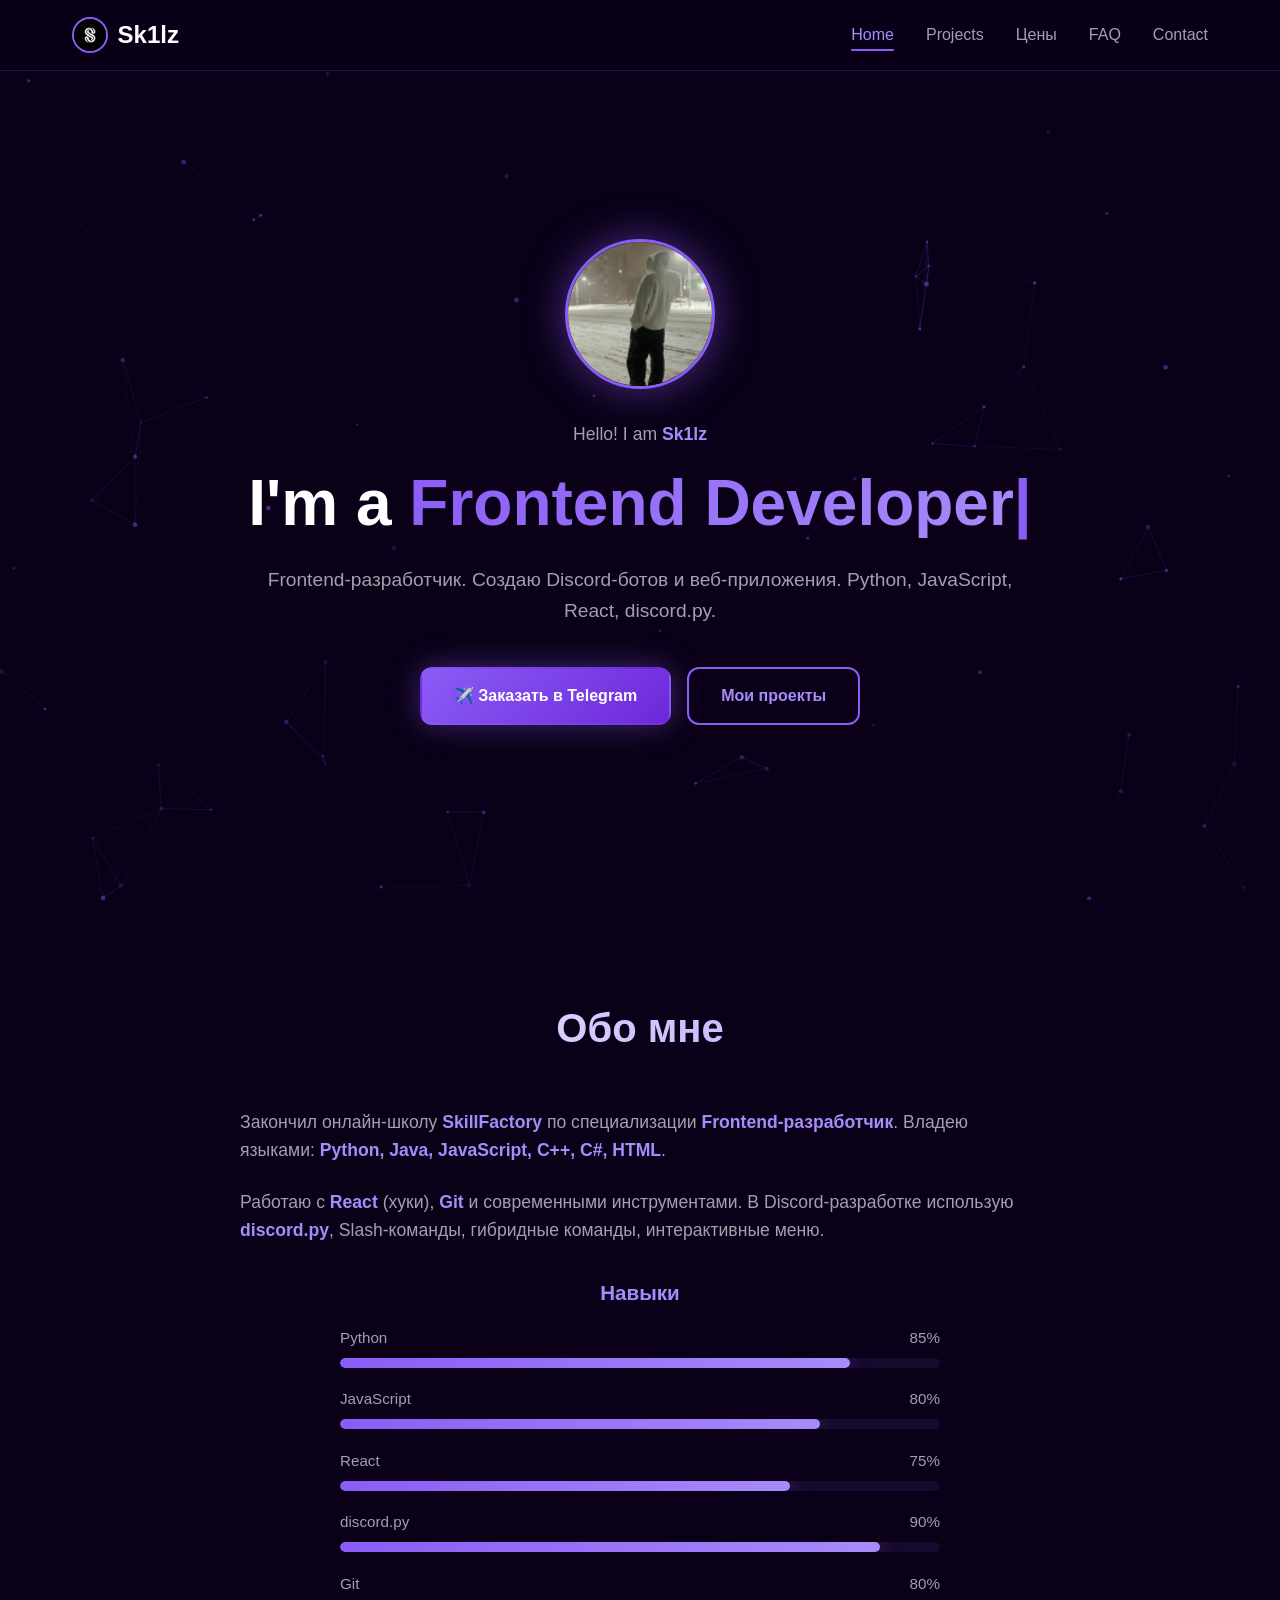
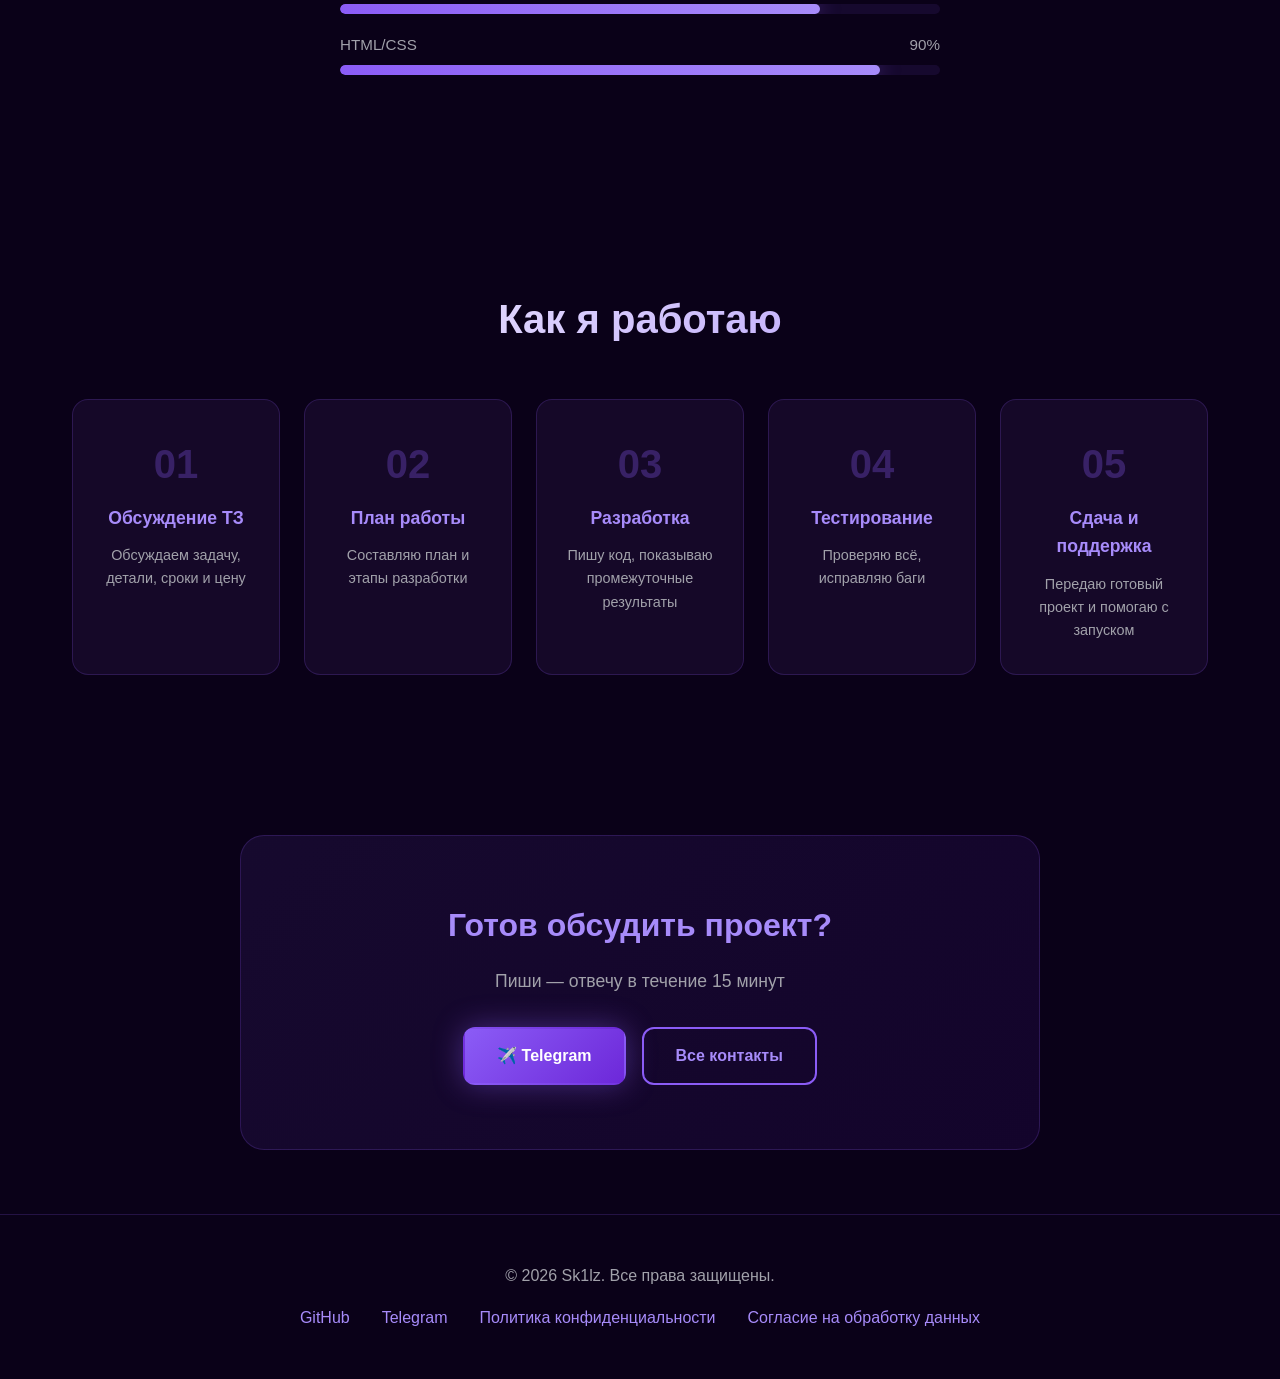
<file: index.html>
<!DOCTYPE html>
<html lang="ru">
<head>
    <meta charset="UTF-8">
    <meta name="viewport" content="width=device-width, initial-scale=1.0">
    <title>Sk1lz — Frontend Developer & Discord Bot Developer</title>
    <meta name="description" content="Sk1lz — Frontend-разработчик. Разработка Discord-ботов и сайтов на заказ.">
    <meta name="keywords" content="discord bot, разработка ботов, frontend разработчик, react">
    
    <!-- Favicon -->
    <link rel="icon" href="images/favicon.jpg">
    
    <!-- Стили -->
    <link rel="stylesheet" href="style.css">
</head>
<body>
    <canvas id="bg-canvas"></canvas>
    <body>
    <!-- НАВИГАЦИЯ -->
    <nav class="navbar">
        <div class="nav-container">
            <a href="index.html" class="logo">
                <img src="images/favicon.jpg" alt="Sk1lz" class="logo-img">
                <span class="logo-text">Sk1lz</span>
            </a>
            <ul class="nav-links">
                <li><a href="index.html" class="active">Home</a></li>
                <li><a href="projects.html">Projects</a></li>
                <li><a href="prices.html">Цены</a></li>
                <li><a href="faq.html">FAQ</a></li>
                <li><a href="contact.html">Contact</a></li>
            </ul>
        </div>
    </nav>

    <!-- HERO -->
    <section class="hero">
        <div class="hero-content">
            <div class="hero-avatar">
                <img src="images/avatar.png"     alt="Sk1lz">
            </div>
            <p class="hero-greeting">Hello! I am <span class="highlight">Sk1lz</span></p>
            <h1 class="hero-title">
                I'm a <span class="typewriter" data-text="Frontend Developer"></span><span class="cursor">|</span>
            </h1>
            <p class="hero-subtitle">
                Frontend-разработчик. Создаю Discord-ботов и веб-приложения.
                Python, JavaScript, React, discord.py.
            </p>
            <div class="hero-buttons">
                <a href="https://t.me/Sk1lzzz" class="btn btn-primary" target="_blank">
                    ✈️ Заказать в Telegram
                </a>
                <a href="projects.html" class="btn btn-secondary">Мои проекты</a>
            </div>
        </div>
    </section>

    <!-- ABOUT -->
    <section class="about">
        <h2 class="section-title">Обо мне</h2>
        <div class="about-content">
            <p>
                Закончил онлайн-школу <strong>SkillFactory</strong> по специализации
                <strong>Frontend-разработчик</strong>. Владею языками:
                <strong>Python, Java, JavaScript, C++, C#, HTML</strong>.
            </p>
            <p>
                Работаю с <strong>React</strong> (хуки), <strong>Git</strong> и современными
                инструментами. В Discord-разработке использую <strong>discord.py</strong>,
                Slash-команды, гибридные команды, интерактивные меню.
            </p>
            
            <h3 style="text-align: center; color: var(--purple-light); margin-top: 2rem; margin-bottom: 1rem;">Навыки</h3>
            <div class="skills-bars">
                <div class="skill-bar">
                    <div class="skill-header"><span>Python</span><span>85%</span></div>
                    <div class="skill-progress"><div class="skill-fill" style="width: 85%"></div></div>
                </div>
                <div class="skill-bar">
                    <div class="skill-header"><span>JavaScript</span><span>80%</span></div>
                    <div class="skill-progress"><div class="skill-fill" style="width: 80%"></div></div>
                </div>
                <div class="skill-bar">
                    <div class="skill-header"><span>React</span><span>75%</span></div>
                    <div class="skill-progress"><div class="skill-fill" style="width: 75%"></div></div>
                </div>
                <div class="skill-bar">
                    <div class="skill-header"><span>discord.py</span><span>90%</span></div>
                    <div class="skill-progress"><div class="skill-fill" style="width: 90%"></div></div>
                </div>
                <div class="skill-bar">
                    <div class="skill-header"><span>Git</span><span>80%</span></div>
                    <div class="skill-progress"><div class="skill-fill" style="width: 80%"></div></div>
                </div>
                <div class="skill-bar">
                    <div class="skill-header"><span>HTML/CSS</span><span>90%</span></div>
                    <div class="skill-progress"><div class="skill-fill" style="width: 90%"></div></div>
                </div>
            </div>
        </div>
    </section>

    <!-- ПРОЦЕСС РАБОТЫ -->
    <section class="process">
        <h2 class="section-title">Как я работаю</h2>
        <div class="process-grid">
            <div class="process-card">
                <div class="process-num">01</div>
                <h3>Обсуждение ТЗ</h3>
                <p>Обсуждаем задачу, детали, сроки и цену</p>
            </div>
            <div class="process-card">
                <div class="process-num">02</div>
                <h3>План работы</h3>
                <p>Составляю план и этапы разработки</p>
            </div>
            <div class="process-card">
                <div class="process-num">03</div>
                <h3>Разработка</h3>
                <p>Пишу код, показываю промежуточные результаты</p>
            </div>
            <div class="process-card">
                <div class="process-num">04</div>
                <h3>Тестирование</h3>
                <p>Проверяю всё, исправляю баги</p>
            </div>
            <div class="process-card">
                <div class="process-num">05</div>
                <h3>Сдача и поддержка</h3>
                <p>Передаю готовый проект и помогаю с запуском</p>
            </div>
        </div>
    </section>

    <!-- CTA -->
    <section class="cta">
        <h2>Готов обсудить проект?</h2>
        <p>Пиши — отвечу в течение 15 минут</p>
        <div class="hero-buttons">
            <a href="https://t.me/Sk1lzzz" class="btn btn-primary" target="_blank">✈️ Telegram</a>
            <a href="contact.html" class="btn btn-secondary">Все контакты</a>
        </div>
    </section>

    <!-- FOOTER -->
    <footer class="footer">
        <p>© 2026 Sk1lz. Все права защищены.</p>
        <div class="footer-links">
            <a href="https://github.com/Sk1lzit" target="_blank">GitHub</a>
            <a href="https://t.me/Sk1lzzz" target="_blank">Telegram</a>
            <a href="privacy.html">Политика конфиденциальности</a>
            <a href="terms.html">Согласие на обработку данных</a>
        </div>
    </footer>

    <script src="script.js"></script>
</body>
</html>
</file>
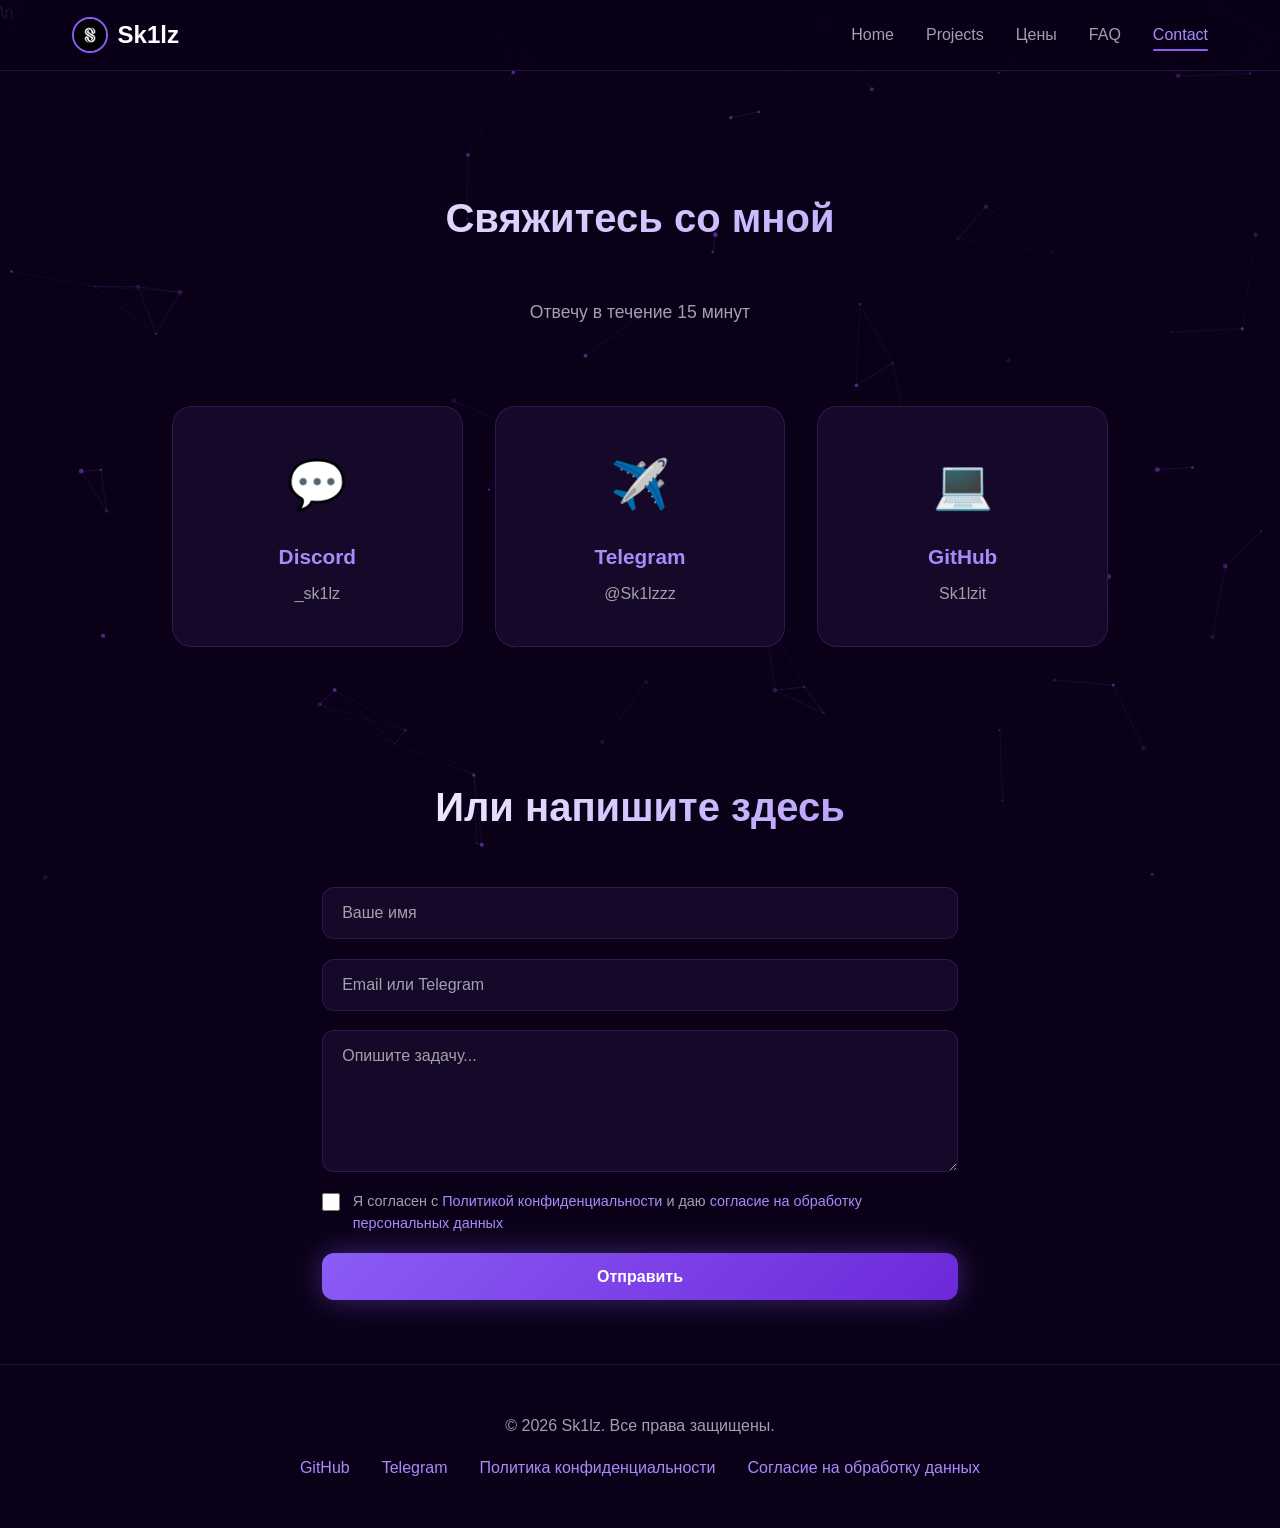
<file: contact.html>
<!DOCTYPE html>
<html lang="ru">
<head>
    <meta charset="UTF-8">
    <meta name="viewport" content="width=device-width, initial-scale=1.0">
    <title>Contact — Sk1lz</title>
    <link rel="icon" type="image/png" href="favicon.png">
    <link rel="stylesheet" href="style.css">
</head>
<body>\n <canvas id="bg-canvas"></canvas>
    <nav class="navbar">
        <div class="nav-container">
            <a href="index.html" class="logo">
                <img src="images/favicon.jpg" alt="Sk1lz" class="logo-img">
                <span class="logo-text">Sk1lz</span>
            </a>
            <ul class="nav-links">
                <li><a href="index.html">Home</a></li>
                <li><a href="projects.html">Projects</a></li>
                <li><a href="prices.html">Цены</a></li>
                <li><a href="faq.html">FAQ</a></li>
                <li><a href="contact.html" class="active">Contact</a></li>
            </ul>
        </div>
    </nav>

    <section class="page-header">
        <h1 class="section-title">Свяжитесь со мной</h1>
        <p>Отвечу в течение 15 минут</p>
    </section>

    <section class="contacts">
        <a href="https://discord.com/users/670944110630273024" class="contact-card" target="_blank">
            <div class="contact-icon">💬</div>
            <h3>Discord</h3>
            <p class="contact-value">_sk1lz</p>
        </a>
        <a href="https://t.me/Sk1lzzz" class="contact-card" target="_blank">
            <div class="contact-icon">✈️</div>
            <h3>Telegram</h3>
            <p class="contact-value">@Sk1lzzz</p>
        </a>
        <a href="https://github.com/Sk1lzit" class="contact-card" target="_blank">
            <div class="contact-icon">💻</div>
            <h3>GitHub</h3>
            <p class="contact-value">Sk1lzit</p>
        </a>
    </section>

    <!-- ФОРМА -->
    <section class="form-section">
        <h2 class="section-title">Или напишите здесь</h2>
        <form action="https://formspree.io/f/ВАШ_ID" method="POST" class="contact-form">
    <input type="text" name="name" placeholder="Ваше имя" required>
    <input type="email" name="email" placeholder="Email или Telegram" required>
    <textarea name="message" placeholder="Опишите задачу..." rows="6" required></textarea>
    
    <!-- Галочка согласия -->
    <label class="checkbox-label">
        <input type="checkbox" name="consent" required>
        <span>
            Я согласен с 
            <a href="privacy.html" target="_blank">Политикой конфиденциальности</a> 
            и даю 
            <a href="terms.html" target="_blank">согласие на обработку персональных данных</a>
        </span>
    </label>
    
    <button type="submit" class="btn btn-primary">Отправить</button>
    </form>
    </section>

    <footer class="footer">
        <p>© 2026 Sk1lz. Все права защищены.</p>
        <div class="footer-links">
            <a href="https://github.com/Sk1lzit" target="_blank">GitHub</a>
            <a href="https://t.me/Sk1lzzz" target="_blank">Telegram</a>
            <a href="privacy.html">Политика конфиденциальности</a>
            <a href="terms.html">Согласие на обработку данных</a>
        </div>
    </footer>

    <script src="script.js"></script>
</body>
</html>
</file>
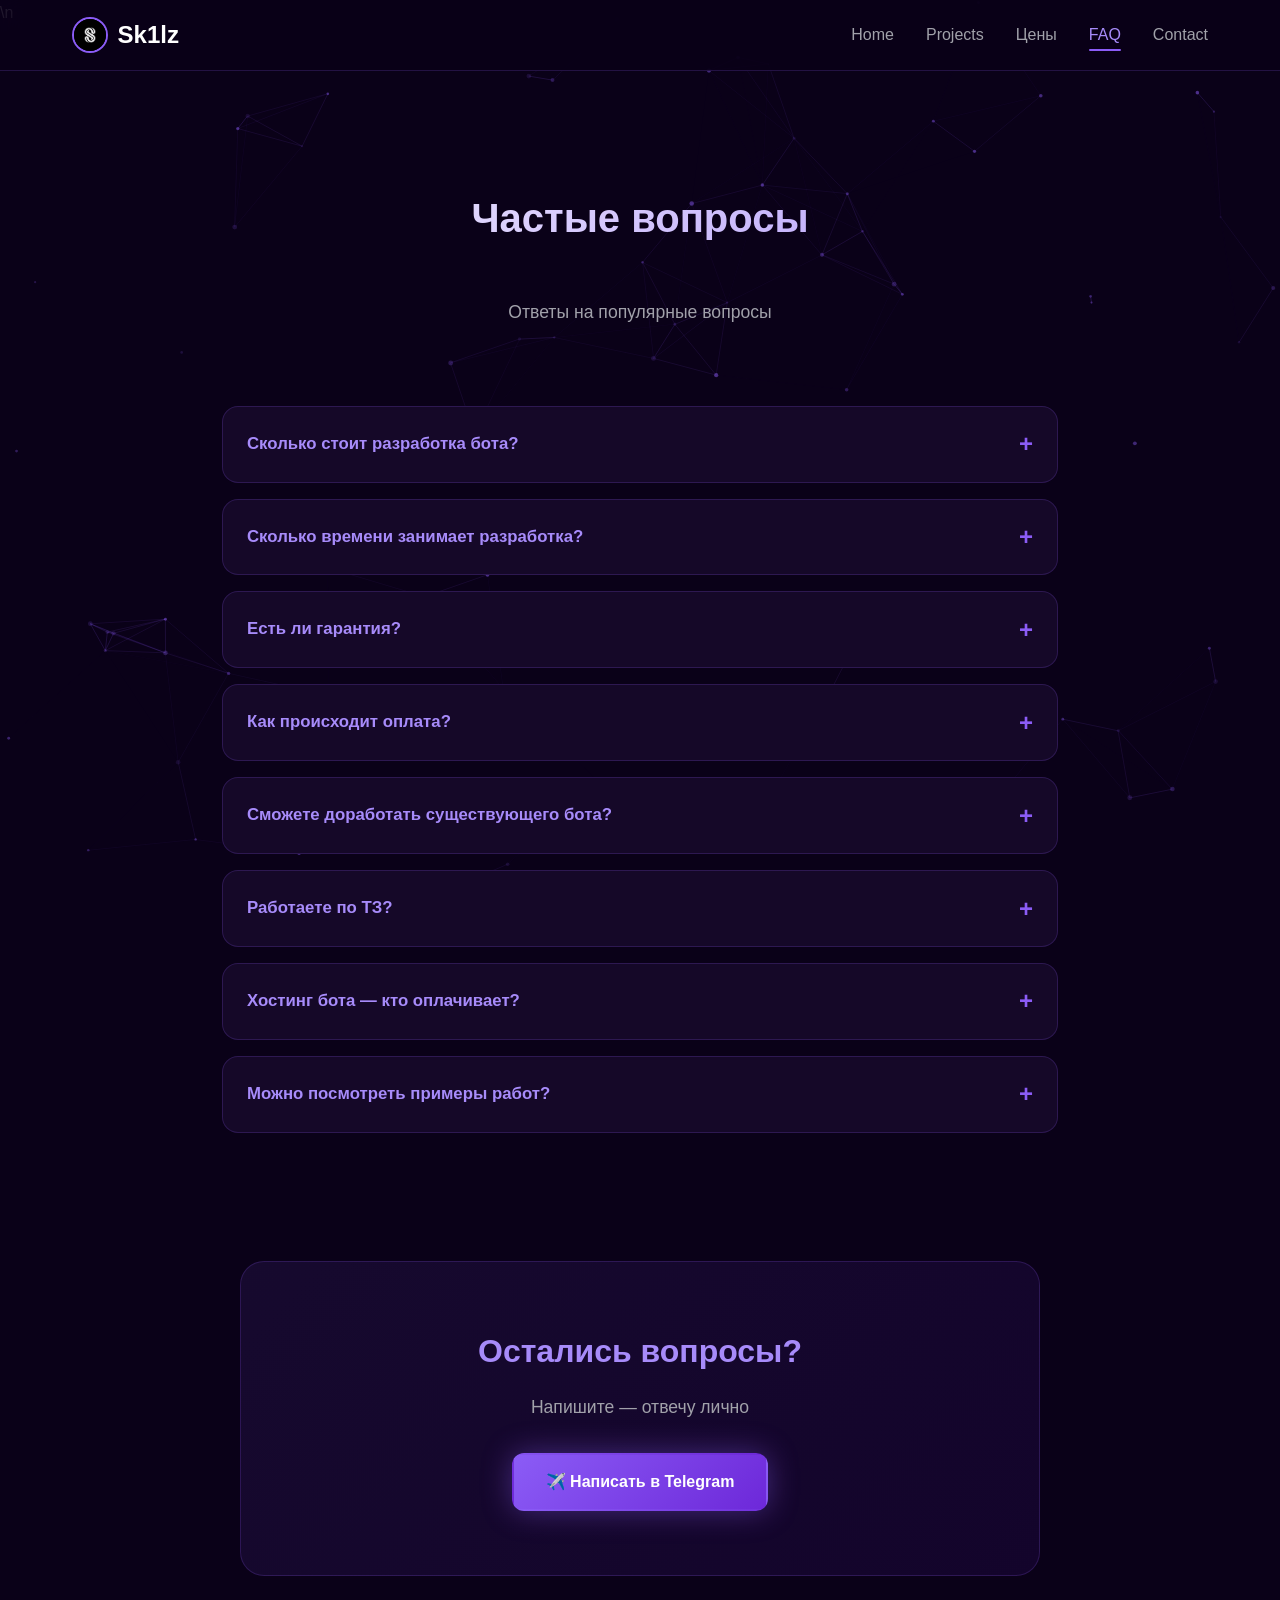
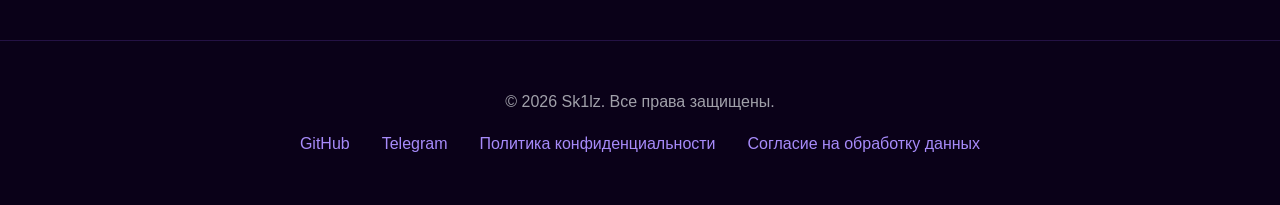
<file: faq.html>
<!DOCTYPE html>
<html lang="ru">
<head>
    <meta charset="UTF-8">
    <meta name="viewport" content="width=device-width, initial-scale=1.0">
    <title>FAQ — Sk1lz</title>
    <link rel="icon" type="image/png" href="favicon.png">
    <link rel="stylesheet" href="style.css">
</head>
<body>\n <canvas id="bg-canvas"></canvas>
    <nav class="navbar">
        <div class="nav-container">
            <a href="index.html" class="logo">
                <img src="images/favicon.jpg" alt="Sk1lz" class="logo-img">
                <span class="logo-text">Sk1lz</span>
            </a>
            <ul class="nav-links">
                <li><a href="index.html">Home</a></li>
                <li><a href="projects.html">Projects</a></li>
                <li><a href="prices.html">Цены</a></li>
                <li><a href="faq.html" class="active">FAQ</a></li>
                <li><a href="contact.html">Contact</a></li>
            </ul>
        </div>
    </nav>

    <section class="page-header">
        <h1 class="section-title">Частые вопросы</h1>
        <p>Ответы на популярные вопросы</p>
    </section>

    <section class="faq">
        <details class="faq-item">
            <summary>Сколько стоит разработка бота?</summary>
            <p>Зависит от сложности. Простые команды — от 3 500 ₽, полноценный бот с модерацией, тикетами и нейросетью — от 9 000 ₽. Полный прайс — на странице <a href="prices.html">Цены</a>.</p>
        </details>

        <details class="faq-item">
            <summary>Сколько времени занимает разработка?</summary>
            <p>От 1 до 14 дней в зависимости от сложности. Простые задачи — за 1-2 дня, полноценный бот — до 2 недель. Точные сроки обсуждаем после ТЗ.</p>
        </details>

        <details class="faq-item">
            <summary>Есть ли гарантия?</summary>
            <p>Да. Даю гарантию на код: если что-то сломалось по моей вине — исправлю бесплатно. Также оказываю техподдержку после сдачи проекта.</p>
        </details>

        <details class="faq-item">
            <summary>Как происходит оплата?</summary>
            <p>Возможна поэтапная оплата: 50% предоплата — 50% после сдачи. Или полная оплата после готовности. Обсуждаем индивидуально.</p>
        </details>

        <details class="faq-item">
            <summary>Сможете доработать существующего бота?</summary>
            <p>Да, если код доступен и понятен. Сначала посмотрю проект, скажу что можно улучшить и сколько это будет стоить.</p>
        </details>

        <details class="faq-item">
            <summary>Работаете по ТЗ?</summary>
            <p>Да, работаю по техническому заданию. Если ТЗ нет — помогу составить: обсудим детали и я предложу структуру.</p>
        </details>

        <details class="faq-item">
            <summary>Хостинг бота — кто оплачивает?</summary>
            <p>Обычно заказчик. Могу подсказать, где дешевле (Railway, VPS). Настройка — на мне.</p>
        </details>

        <details class="faq-item">
            <summary>Можно посмотреть примеры работ?</summary>
            <p>Да, на странице <a href="projects.html">My Projects</a>. Там мой бот Avatari, портфолио-сайт и презентация структуры сервера.</p>
        </details>
    </section>

    <section class="cta">
        <h2>Остались вопросы?</h2>
        <p>Напишите — отвечу лично</p>
        <a href="https://t.me/Sk1lzzz" class="btn btn-primary" target="_blank">✈️ Написать в Telegram</a>
    </section>

    <footer class="footer">
        <p>© 2026 Sk1lz. Все права защищены.</p>
        <div class="footer-links">
            <a href="https://github.com/Sk1lzit" target="_blank">GitHub</a>
            <a href="https://t.me/Sk1lzzz" target="_blank">Telegram</a>
            <a href="privacy.html">Политика конфиденциальности</a>
            <a href="terms.html">Согласие на обработку данных</a>
        </div>
    </footer>

    <script src="script.js"></script>
</body>
</html>
</file>
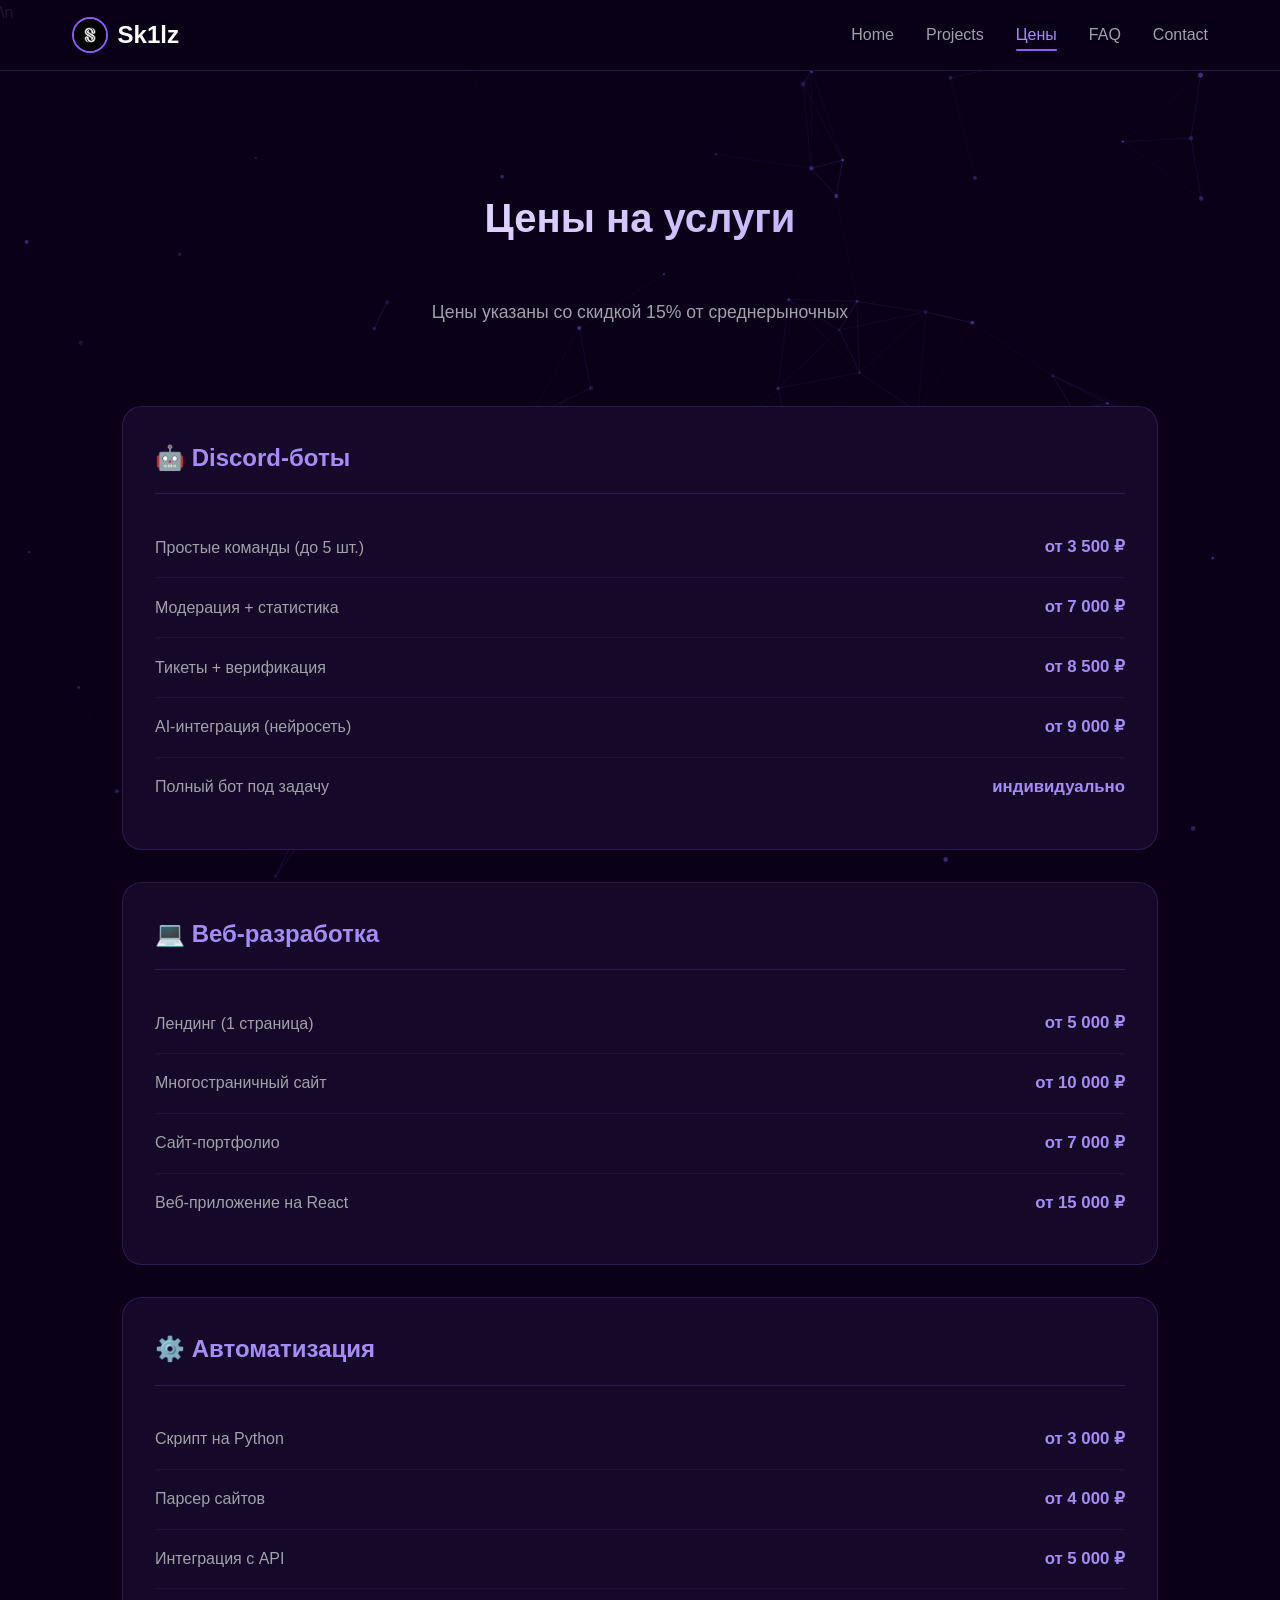
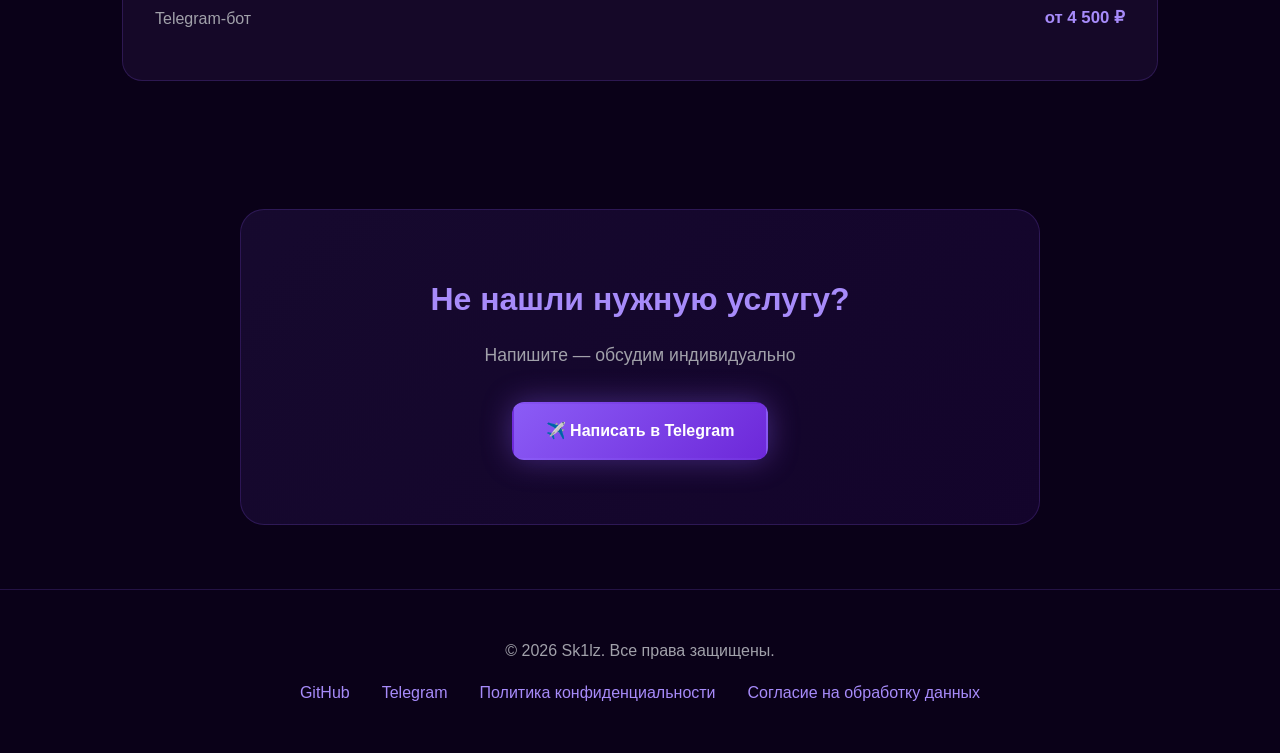
<file: prices.html>
<!DOCTYPE html>
<html lang="ru">
<head>
    <meta charset="UTF-8">
    <meta name="viewport" content="width=device-width, initial-scale=1.0">
    <title>Цены — Sk1lz</title>
    <link rel="icon" type="image/png" href="favicon.png">
    <link rel="stylesheet" href="style.css">
</head>
<body>\n <canvas id="bg-canvas"></canvas>
    <nav class="navbar">
        <div class="nav-container">
            <a href="index.html" class="logo">
                <img src="images/favicon.jpg" alt="Sk1lz" class="logo-img">
                <span class="logo-text">Sk1lz</span>
            </a>
            <ul class="nav-links">
                <li><a href="index.html">Home</a></li>
                <li><a href="projects.html">Projects</a></li>
                <li><a href="prices.html" class="active">Цены</a></li>
                <li><a href="faq.html">FAQ</a></li>
                <li><a href="contact.html">Contact</a></li>
            </ul>
        </div>
    </nav>

    <section class="page-header">
        <h1 class="section-title">Цены на услуги</h1>
        <p>Цены указаны со скидкой 15% от среднерыночных</p>
    </section>

    <section class="prices">
        <div class="price-card">
            <h2>🤖 Discord-боты</h2>
            <ul class="price-list">
                <li>
                    <span>Простые команды (до 5 шт.)</span>
                    <span class="price">от 3 500 ₽</span>
                </li>
                <li>
                    <span>Модерация + статистика</span>
                    <span class="price">от 7 000 ₽</span>
                </li>
                <li>
                    <span>Тикеты + верификация</span>
                    <span class="price">от 8 500 ₽</span>
                </li>
                <li>
                    <span>AI-интеграция (нейросеть)</span>
                    <span class="price">от 9 000 ₽</span>
                </li>
                <li>
                    <span>Полный бот под задачу</span>
                    <span class="price">индивидуально</span>
                </li>
            </ul>
        </div>

        <div class="price-card">
            <h2>💻 Веб-разработка</h2>
            <ul class="price-list">
                <li>
                    <span>Лендинг (1 страница)</span>
                    <span class="price">от 5 000 ₽</span>
                </li>
                <li>
                    <span>Многостраничный сайт</span>
                    <span class="price">от 10 000 ₽</span>
                </li>
                <li>
                    <span>Сайт-портфолио</span>
                    <span class="price">от 7 000 ₽</span>
                </li>
                <li>
                    <span>Веб-приложение на React</span>
                    <span class="price">от 15 000 ₽</span>
                </li>
            </ul>
        </div>

        <div class="price-card">
            <h2>⚙️ Автоматизация</h2>
            <ul class="price-list">
                <li>
                    <span>Скрипт на Python</span>
                    <span class="price">от 3 000 ₽</span>
                </li>
                <li>
                    <span>Парсер сайтов</span>
                    <span class="price">от 4 000 ₽</span>
                </li>
                <li>
                    <span>Интеграция с API</span>
                    <span class="price">от 5 000 ₽</span>
                </li>
                <li>
                    <span>Telegram-бот</span>
                    <span class="price">от 4 500 ₽</span>
                </li>
            </ul>
        </div>
    </section>

    <section class="cta">
        <h2>Не нашли нужную услугу?</h2>
        <p>Напишите — обсудим индивидуально</p>
        <a href="https://t.me/Sk1lzzz" class="btn btn-primary" target="_blank">✈️ Написать в Telegram</a>
    </section>

    <footer class="footer">
        <p>© 2026 Sk1lz. Все права защищены.</p>
        <div class="footer-links">
            <a href="https://github.com/Sk1lzit" target="_blank">GitHub</a>
            <a href="https://t.me/Sk1lzzz" target="_blank">Telegram</a>
            <a href="privacy.html">Политика конфиденциальности</a>
            <a href="terms.html">Согласие на обработку данных</a>
        </div>
    </footer>

    <script src="script.js"></script>
</body>
</html>
</file>
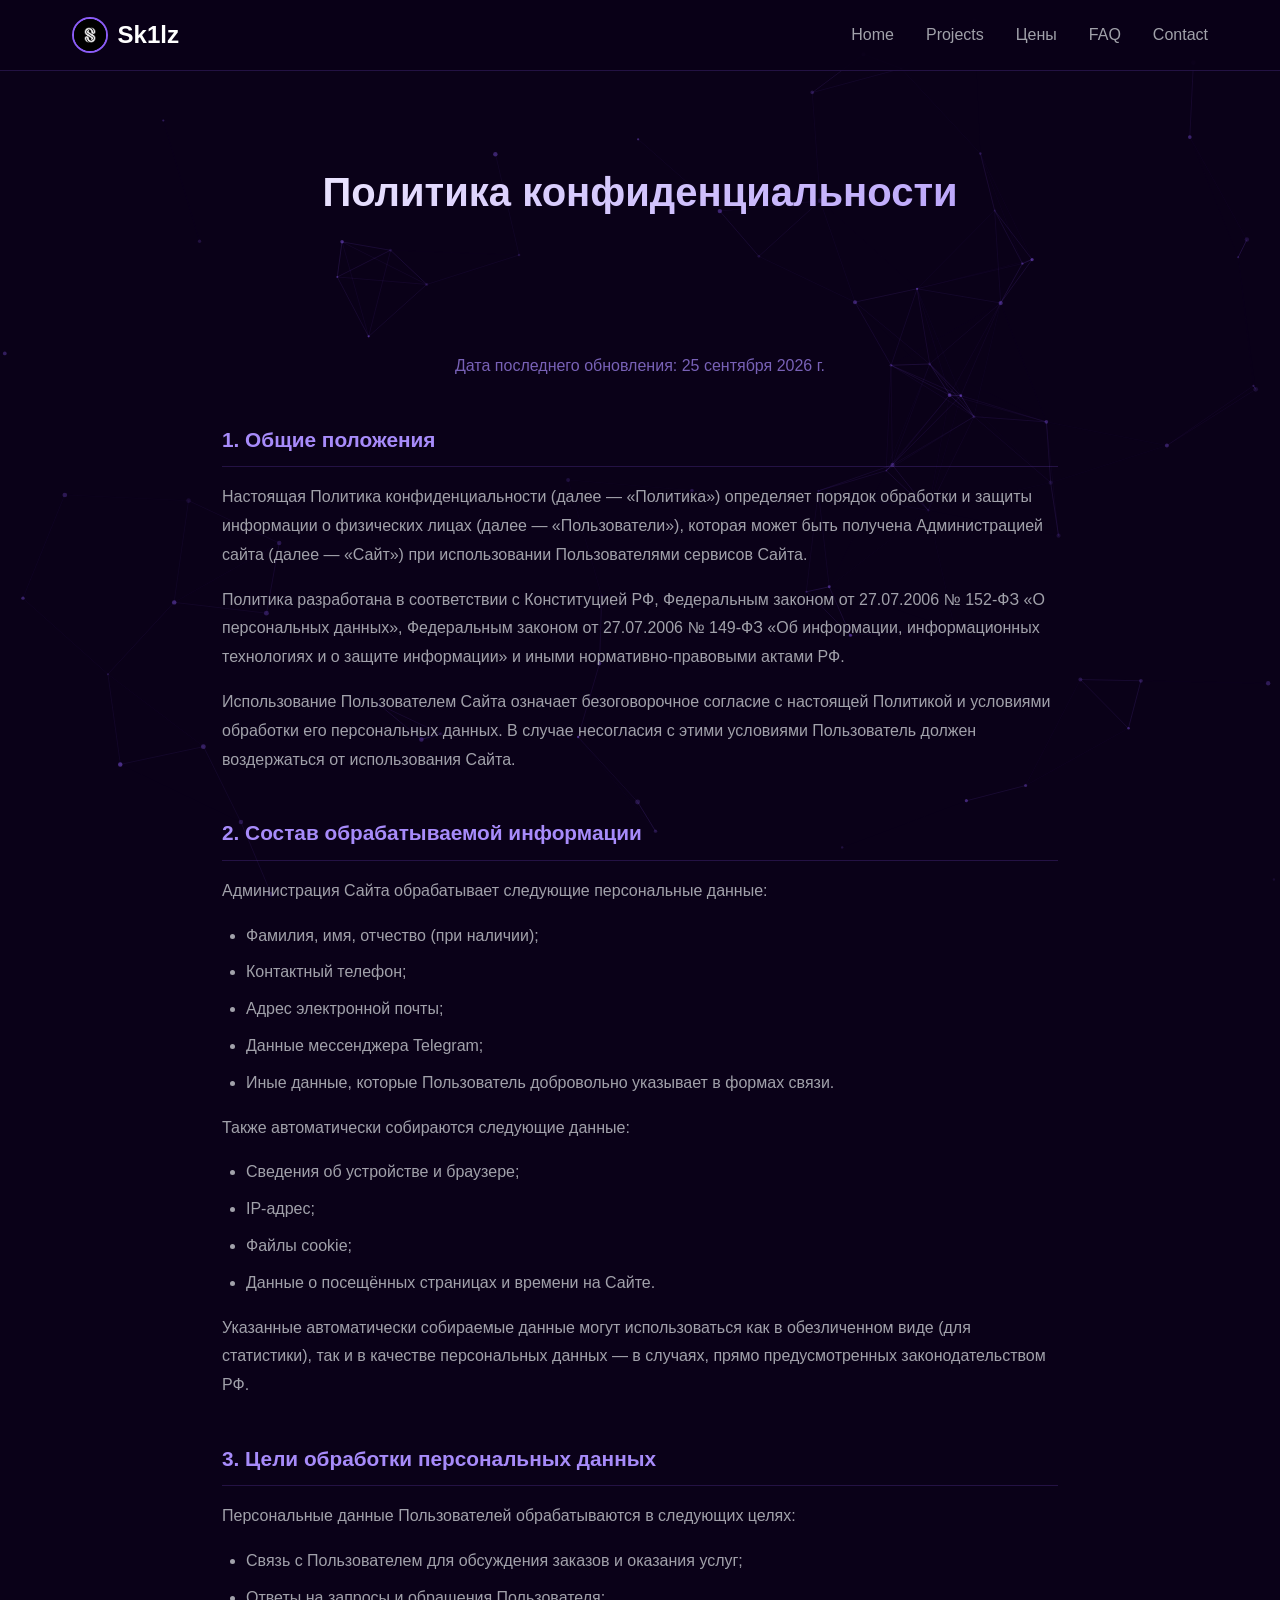
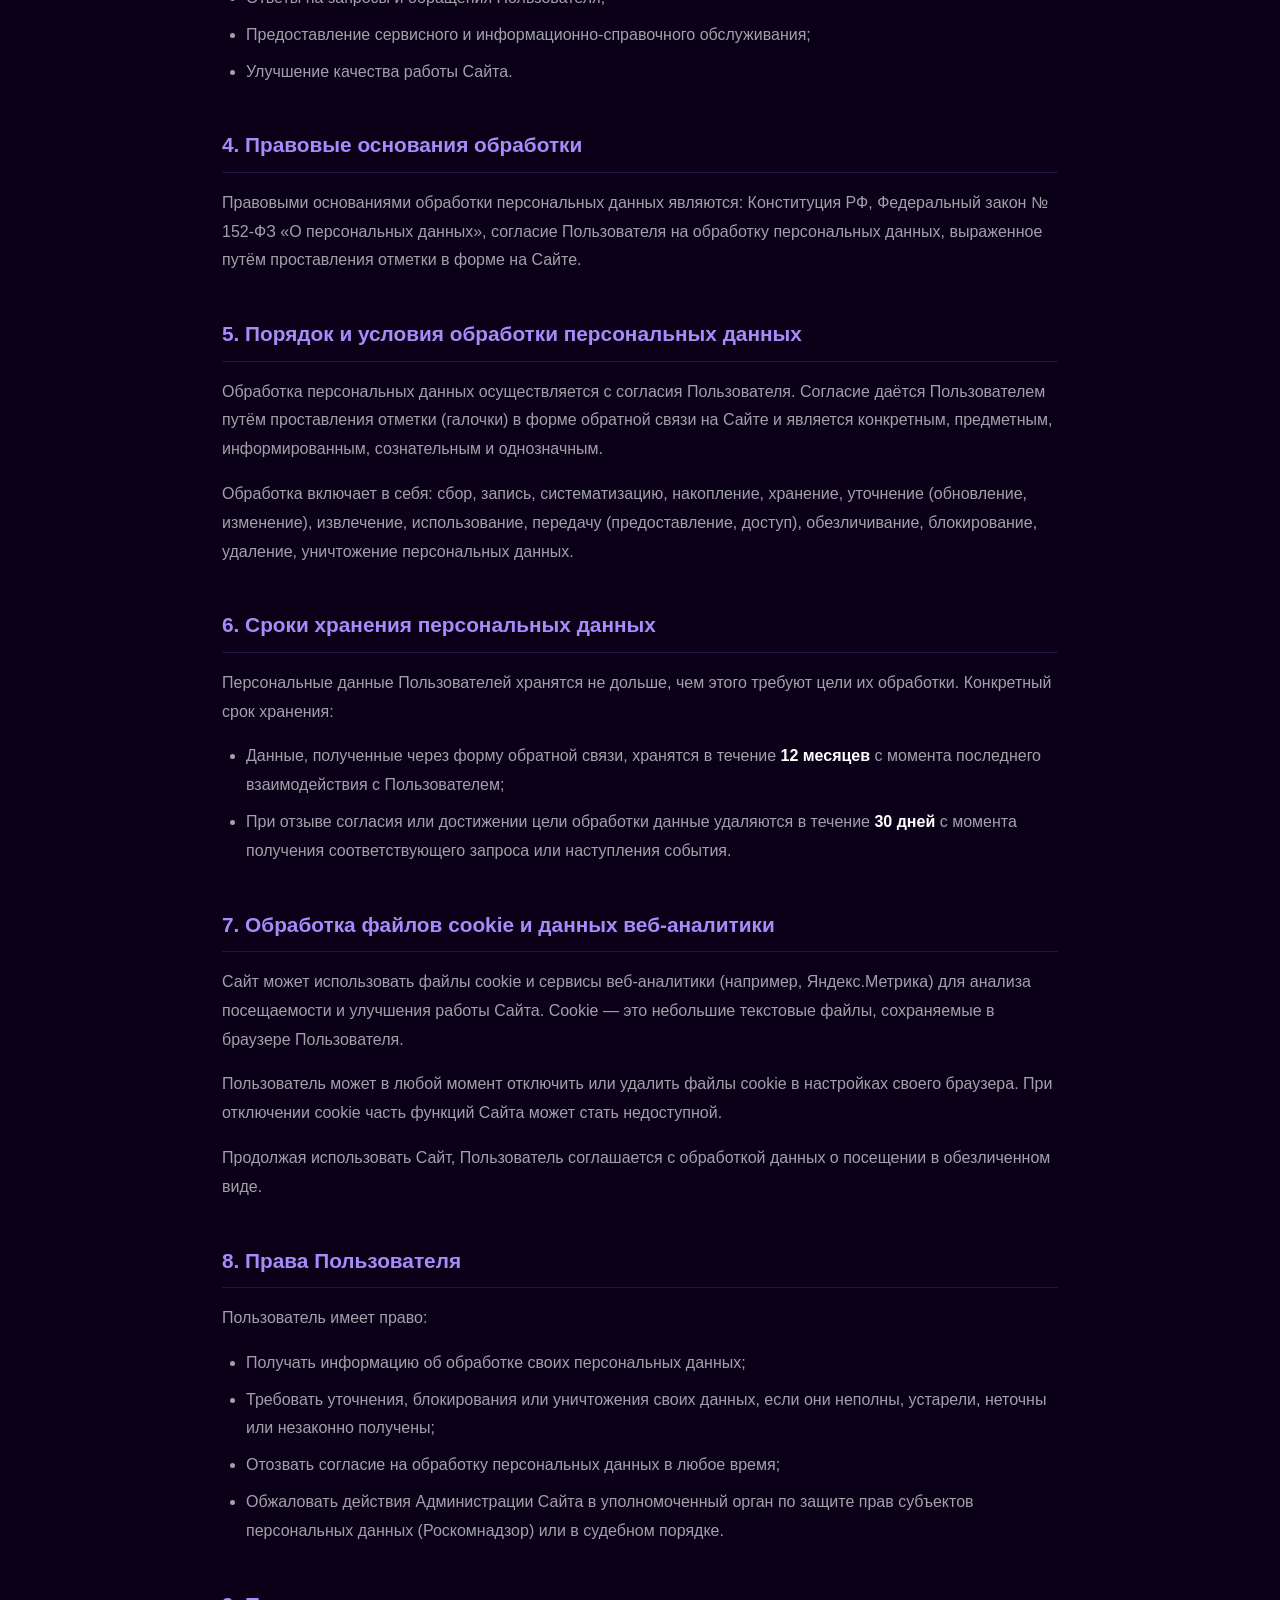
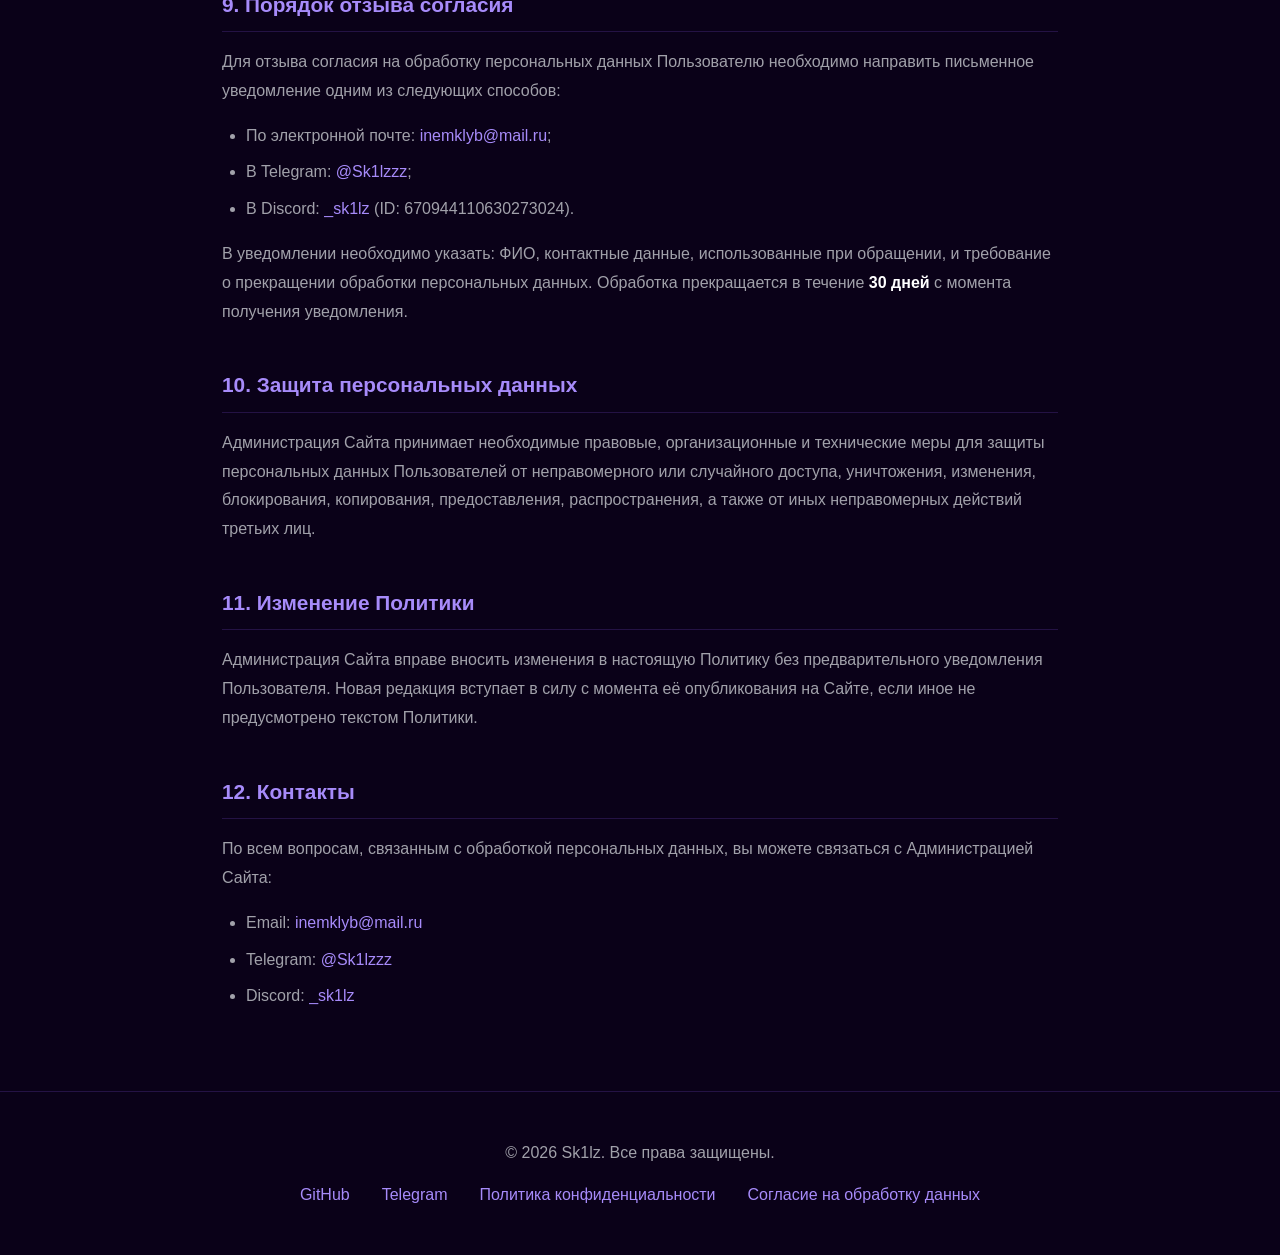
<file: privacy.html>
<!DOCTYPE html>
<html lang="ru">
<head>
    <meta charset="UTF-8">
    <meta name="viewport" content="width=device-width, initial-scale=1.0">
    <title>Политика конфиденциальности — Sk1lz</title>
    <link rel="icon" type="image/png" href="images/favicon.jpg">
    <link rel="stylesheet" href="style.css">
</head>
<body>
    <canvas id="bg-canvas"></canvas>
    <nav class="navbar">
        <div class="nav-container">
            <a href="index.html" class="logo">
                <img src="images/favicon.jpg" alt="Sk1lz" class="logo-img">
                <span class="logo-text">Sk1lz</span>
            </a>
            <ul class="nav-links">
                <li><a href="index.html">Home</a></li>
                <li><a href="projects.html">Projects</a></li>
                <li><a href="prices.html">Цены</a></li>
                <li><a href="faq.html">FAQ</a></li>
                <li><a href="contact.html">Contact</a></li>
            </ul>
        </div>
    </nav>

    <section class="page-header">
        <h1 class="section-title">Политика конфиденциальности</h1>
    </section>

    <section class="legal-content">
        <p class="legal-date">Дата последнего обновления: 25 сентября 2026 г.</p>

        <h2>1. Общие положения</h2>
        <p>
            Настоящая Политика конфиденциальности (далее — «Политика») определяет порядок обработки
            и защиты информации о физических лицах (далее — «Пользователи»), которая может быть
            получена Администрацией сайта (далее — «Сайт») при использовании Пользователями сервисов Сайта.
        </p>
        <p>
            Политика разработана в соответствии с Конституцией РФ, Федеральным законом от 27.07.2006
            № 152-ФЗ «О персональных данных», Федеральным законом от 27.07.2006 № 149-ФЗ «Об информации,
            информационных технологиях и о защите информации» и иными нормативно-правовыми актами РФ.
        </p>
        <p>
            Использование Пользователем Сайта означает безоговорочное согласие с настоящей Политикой
            и условиями обработки его персональных данных. В случае несогласия с этими условиями
            Пользователь должен воздержаться от использования Сайта.
        </p>

        <h2>2. Состав обрабатываемой информации</h2>
        <p>Администрация Сайта обрабатывает следующие персональные данные:</p>
        <ul>
            <li>Фамилия, имя, отчество (при наличии);</li>
            <li>Контактный телефон;</li>
            <li>Адрес электронной почты;</li>
            <li>Данные мессенджера Telegram;</li>
            <li>Иные данные, которые Пользователь добровольно указывает в формах связи.</li>
        </ul>
        <p>Также автоматически собираются следующие данные:</p>
        <ul>
            <li>Сведения об устройстве и браузере;</li>
            <li>IP-адрес;</li>
            <li>Файлы cookie;</li>
            <li>Данные о посещённых страницах и времени на Сайте.</li>
        </ul>
        <p>
            Указанные автоматически собираемые данные могут использоваться как в обезличенном виде
            (для статистики), так и в качестве персональных данных — в случаях, прямо предусмотренных
            законодательством РФ.
        </p>

        <h2>3. Цели обработки персональных данных</h2>
        <p>Персональные данные Пользователей обрабатываются в следующих целях:</p>
        <ul>
            <li>Связь с Пользователем для обсуждения заказов и оказания услуг;</li>
            <li>Ответы на запросы и обращения Пользователя;</li>
            <li>Предоставление сервисного и информационно-справочного обслуживания;</li>
            <li>Улучшение качества работы Сайта.</li>
        </ul>

        <h2>4. Правовые основания обработки</h2>
        <p>
            Правовыми основаниями обработки персональных данных являются: Конституция РФ, Федеральный
            закон № 152-ФЗ «О персональных данных», согласие Пользователя на обработку персональных
            данных, выраженное путём проставления отметки в форме на Сайте.
        </p>

        <h2>5. Порядок и условия обработки персональных данных</h2>
        <p>
            Обработка персональных данных осуществляется с согласия Пользователя. Согласие даётся
            Пользователем путём проставления отметки (галочки) в форме обратной связи на Сайте и
            является конкретным, предметным, информированным, сознательным и однозначным.
        </p>
        <p>
            Обработка включает в себя: сбор, запись, систематизацию, накопление, хранение, уточнение
            (обновление, изменение), извлечение, использование, передачу (предоставление, доступ),
            обезличивание, блокирование, удаление, уничтожение персональных данных.
        </p>

        <h2>6. Сроки хранения персональных данных</h2>
        <p>
            Персональные данные Пользователей хранятся не дольше, чем этого требуют цели их обработки.
            Конкретный срок хранения:
        </p>
        <ul>
            <li>Данные, полученные через форму обратной связи, хранятся в течение <strong>12 месяцев</strong>
                с момента последнего взаимодействия с Пользователем;</li>
            <li>При отзыве согласия или достижении цели обработки данные удаляются в течение
                <strong>30 дней</strong> с момента получения соответствующего запроса или наступления события.</li>
        </ul>

        <h2>7. Обработка файлов cookie и данных веб-аналитики</h2>
        <p>
            Сайт может использовать файлы cookie и сервисы веб-аналитики (например, Яндекс.Метрика)
            для анализа посещаемости и улучшения работы Сайта. Cookie — это небольшие текстовые файлы,
            сохраняемые в браузере Пользователя.
        </p>
        <p>
            Пользователь может в любой момент отключить или удалить файлы cookie в настройках своего
            браузера. При отключении cookie часть функций Сайта может стать недоступной.
        </p>
        <p>
            Продолжая использовать Сайт, Пользователь соглашается с обработкой данных о посещении
            в обезличенном виде.
        </p>

        <h2>8. Права Пользователя</h2>
        <p>Пользователь имеет право:</p>
        <ul>
            <li>Получать информацию об обработке своих персональных данных;</li>
            <li>Требовать уточнения, блокирования или уничтожения своих данных, если они неполны,
                устарели, неточны или незаконно получены;</li>
            <li>Отозвать согласие на обработку персональных данных в любое время;</li>
            <li>Обжаловать действия Администрации Сайта в уполномоченный орган по защите прав
                субъектов персональных данных (Роскомнадзор) или в судебном порядке.</li>
        </ul>

        <h2>9. Порядок отзыва согласия</h2>
        <p>
            Для отзыва согласия на обработку персональных данных Пользователю необходимо направить
            письменное уведомление одним из следующих способов:
        </p>
        <ul>
            <li>По электронной почте: <a href="mailto:inemklyb@mail.ru">inemklyb@mail.ru</a>;</li>
            <li>В Telegram: <a href="https://t.me/Sk1lzzz" target="_blank">@Sk1lzzz</a>;</li>
            <li>В Discord: <a href="https://discord.com/users/670944110630273024" target="_blank">_sk1lz</a> (ID: 670944110630273024).</li>
        </ul>
        <p>
            В уведомлении необходимо указать: ФИО, контактные данные, использованные при обращении,
            и требование о прекращении обработки персональных данных. Обработка прекращается
            в течение <strong>30 дней</strong> с момента получения уведомления.
        </p>

        <h2>10. Защита персональных данных</h2>
        <p>
            Администрация Сайта принимает необходимые правовые, организационные и технические меры
            для защиты персональных данных Пользователей от неправомерного или случайного доступа,
            уничтожения, изменения, блокирования, копирования, предоставления, распространения, а
            также от иных неправомерных действий третьих лиц.
        </p>

        <h2>11. Изменение Политики</h2>
        <p>
            Администрация Сайта вправе вносить изменения в настоящую Политику без предварительного
            уведомления Пользователя. Новая редакция вступает в силу с момента её опубликования на
            Сайте, если иное не предусмотрено текстом Политики.
        </p>

        <h2>12. Контакты</h2>
        <p>
            По всем вопросам, связанным с обработкой персональных данных, вы можете связаться с
            Администрацией Сайта:
        </p>
        <ul>
            <li>Email: <a href="mailto:inemklyb@mail.ru">inemklyb@mail.ru</a></li>
            <li>Telegram: <a href="https://t.me/Sk1lzzz" target="_blank">@Sk1lzzz</a></li>
            <li>Discord: <a href="https://discord.com/users/670944110630273024" target="_blank">_sk1lz</a></li>
        </ul>
    </section>

    <footer class="footer">
        <p>© 2026 Sk1lz. Все права защищены.</p>
        <div class="footer-links">
            <a href="https://github.com/Sk1lzit" target="_blank">GitHub</a>
            <a href="https://t.me/Sk1lzzz" target="_blank">Telegram</a>
            <a href="privacy.html">Политика конфиденциальности</a>
            <a href="terms.html">Согласие на обработку данных</a>
        </div>
    </footer>

    <script src="script.js"></script>
</body>
</html>
</file>
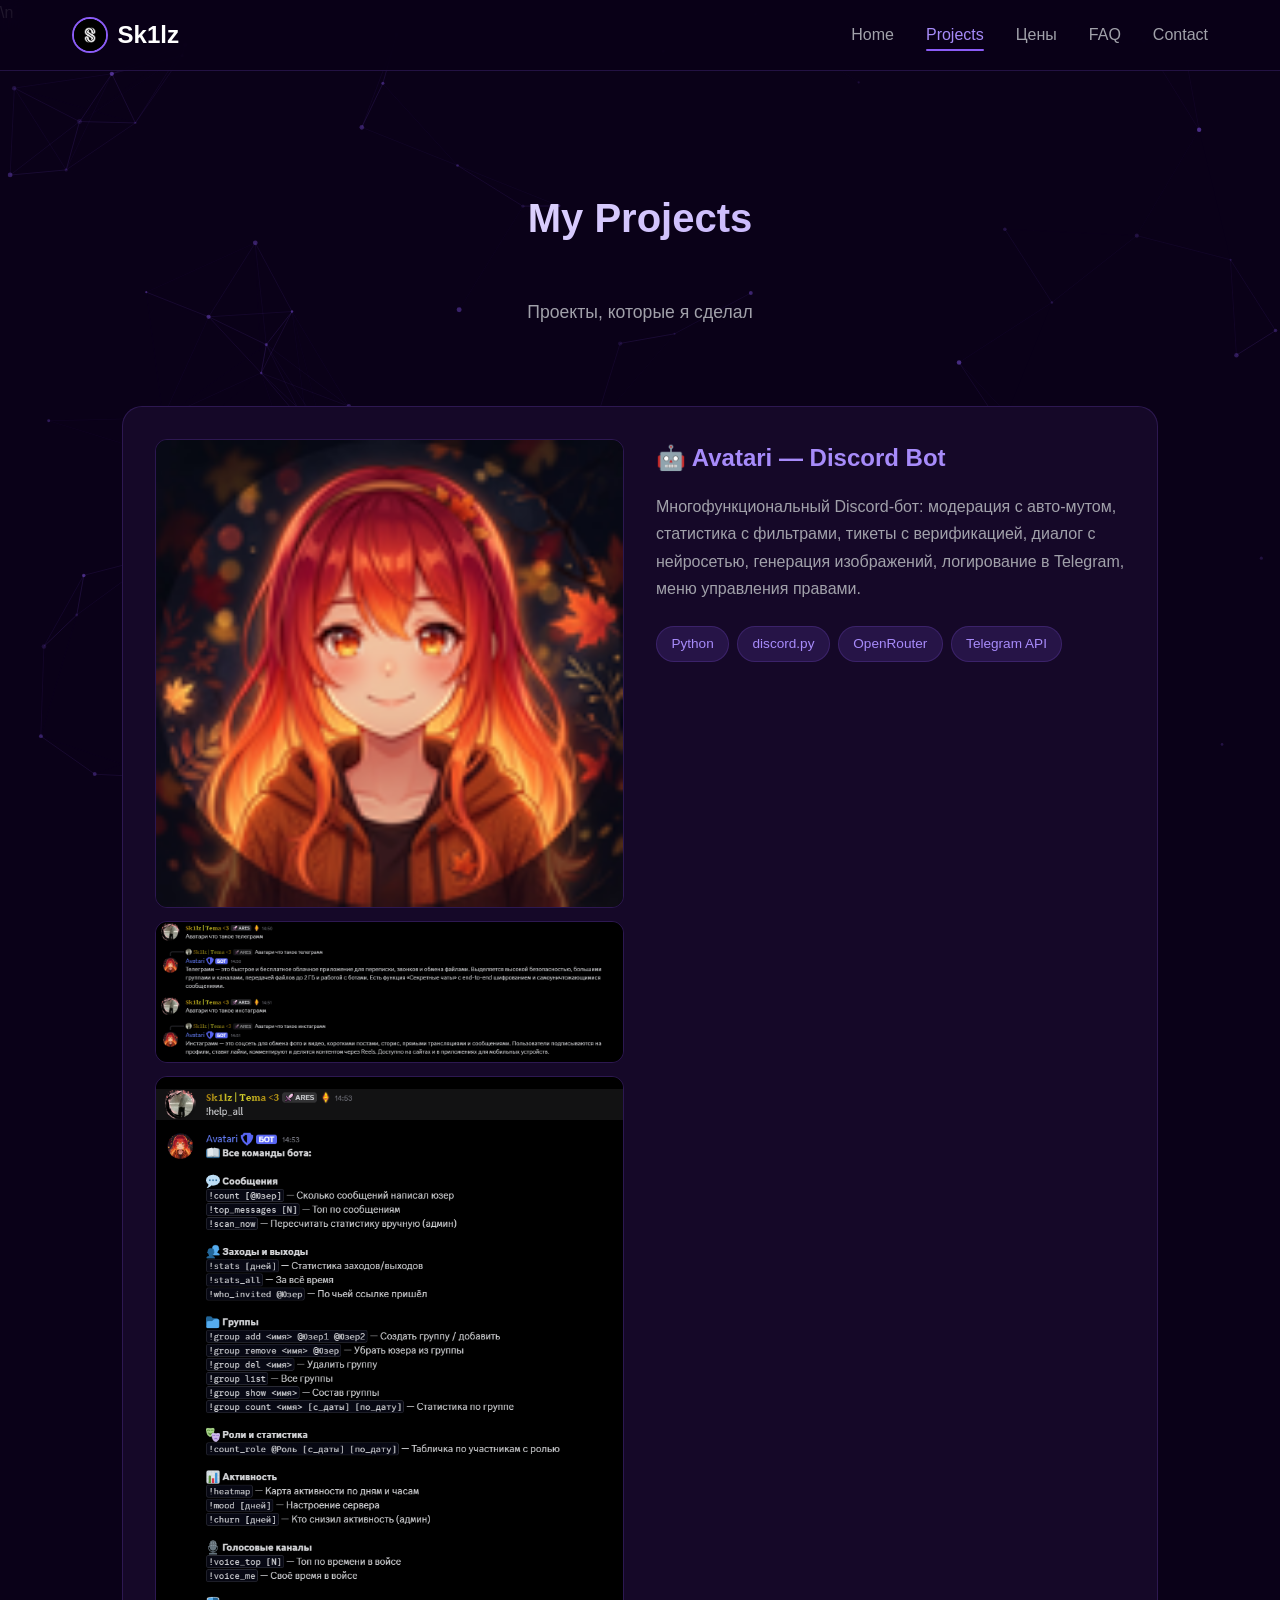
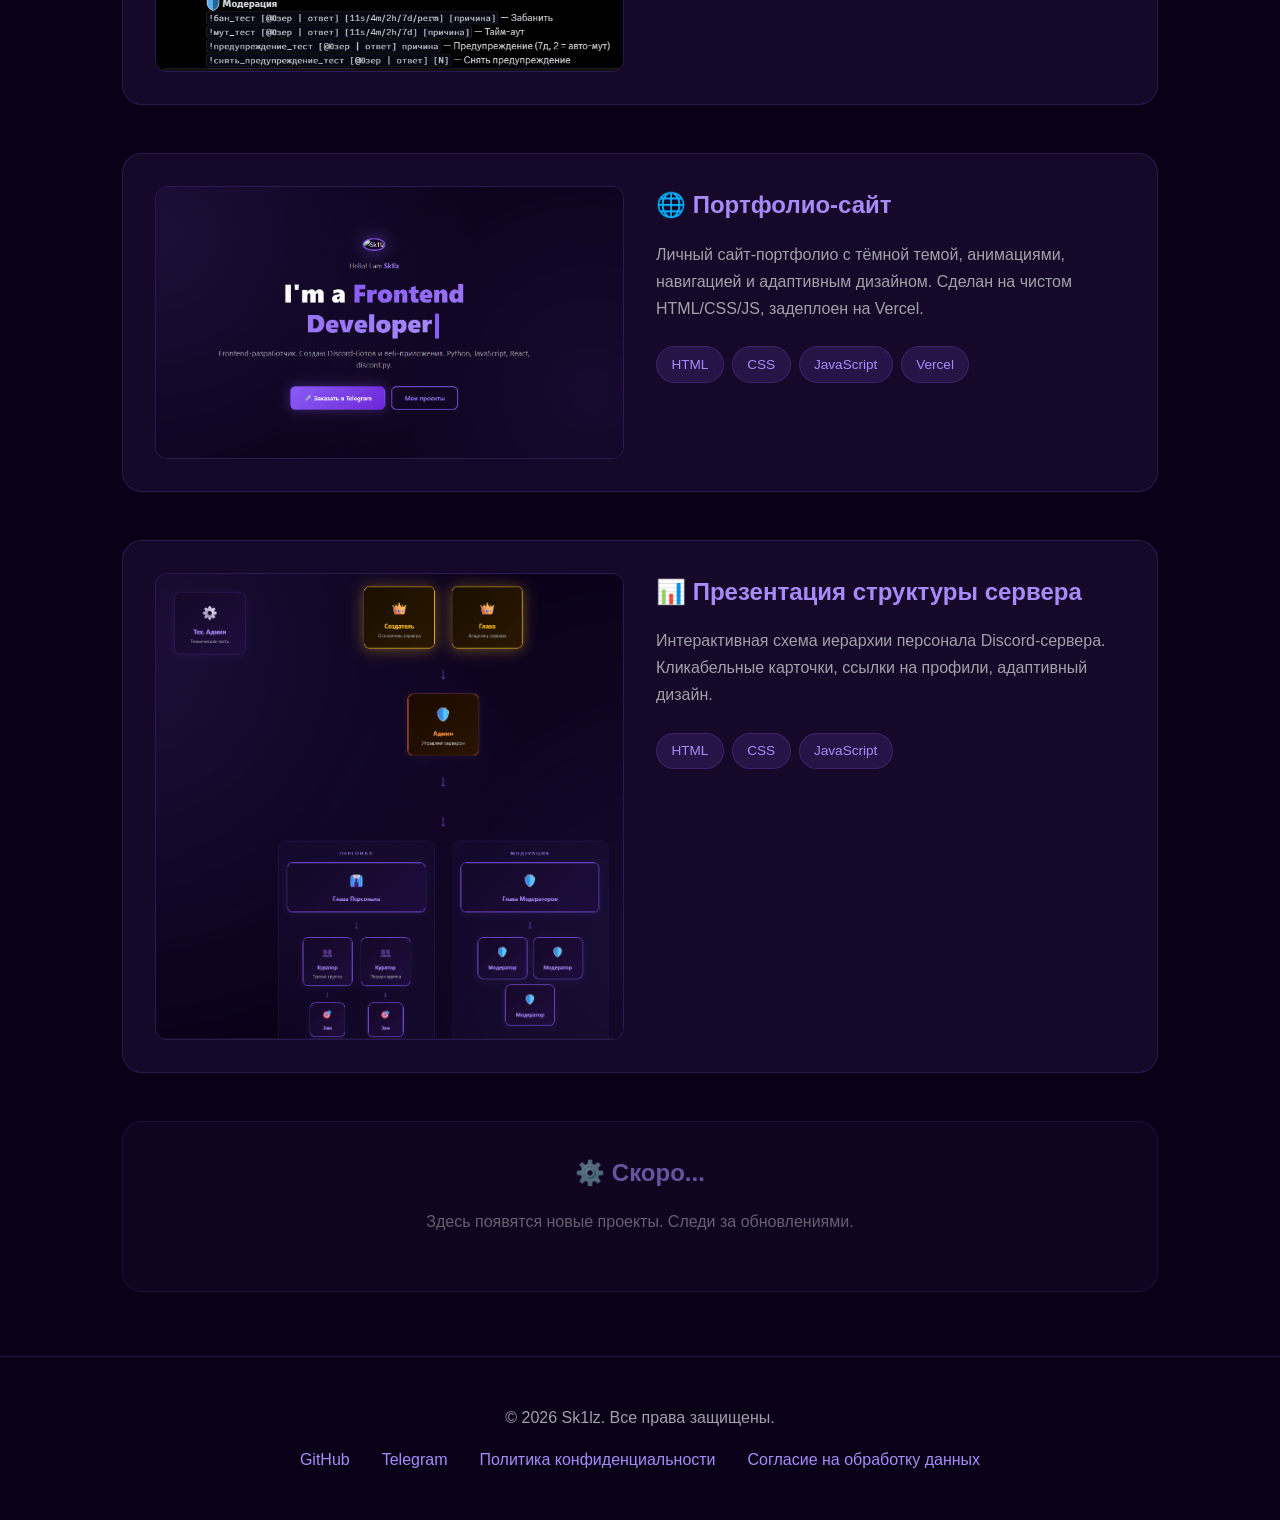
<file: projects.html>
<!DOCTYPE html>
<html lang="ru">
<head>
    <meta charset="UTF-8">
    <meta name="viewport" content="width=device-width, initial-scale=1.0">
    <title>My Projects — Sk1lz</title>
    <link rel="icon" type="image/png" href="favicon.png">
    <link rel="stylesheet" href="style.css">
</head>
<body>\n <canvas id="bg-canvas"></canvas>
    <nav class="navbar">
        <div class="nav-container">
            <a href="index.html" class="logo">
                <img src="images/favicon.jpg" alt="Sk1lz" class="logo-img">
                <span class="logo-text">Sk1lz</span>
            </a>
            <ul class="nav-links">
                <li><a href="index.html">Home</a></li>
                <li><a href="projects.html" class="active">Projects</a></li>
                <li><a href="prices.html">Цены</a></li>
                <li><a href="faq.html">FAQ</a></li>
                <li><a href="contact.html">Contact</a></li>
            </ul>
        </div>
    </nav>

    <section class="page-header">
        <h1 class="section-title">My Projects</h1>
        <p>Проекты, которые я сделал</p>
    </section>

    <section class="projects">
        <!-- ПРОЕКТ 1: AVATARI -->
        <div class="project-card">
            <div class="project-images">
                <img src="images/avatari-1.png" alt="Avatari - help" class="project-img">
                <img src="images/avatari-2.png" alt="Avatari - menu" class="project-img">
                <img src="images/avatari-3.png" alt="Avatari - AI" class="project-img">
            </div>
            <div class="project-info">
                <h2>🤖 Avatari — Discord Bot</h2>
                <p>
                    Многофункциональный Discord-бот: модерация с авто-мутом,
                    статистика с фильтрами, тикеты с верификацией, диалог с
                    нейросетью, генерация изображений, логирование в Telegram,
                    меню управления правами.
                </p>
                <div class="project-tags">
                    <span class="tag">Python</span>
                    <span class="tag">discord.py</span>
                    <span class="tag">OpenRouter</span>
                    <span class="tag">Telegram API</span>
                </div>
            </div>
        </div>

        <!-- ПРОЕКТ 2: ПОРТФОЛИО -->
        <div class="project-card">
            <div class="project-images">
                <img src="images/portfolio-1.png" alt="Portfolio" class="project-img">
            </div>
            <div class="project-info">
                <h2>🌐 Портфолио-сайт</h2>
                <p>
                    Личный сайт-портфолио с тёмной темой, анимациями,
                    навигацией и адаптивным дизайном. Сделан на чистом
                    HTML/CSS/JS, задеплоен на Vercel.
                </p>
                <div class="project-tags">
                    <span class="tag">HTML</span>
                    <span class="tag">CSS</span>
                    <span class="tag">JavaScript</span>
                    <span class="tag">Vercel</span>
                </div>
            </div>
        </div>

        <!-- ПРОЕКТ 3: СХЕМА СЕРВЕРА -->
        <div class="project-card">
            <div class="project-images">
                <img src="images/presentation-1.png" alt="Presentation" class="project-img">
            </div>
            <div class="project-info">
                <h2>📊 Презентация структуры сервера</h2>
                <p>
                    Интерактивная схема иерархии персонала Discord-сервера.
                    Кликабельные карточки, ссылки на профили, адаптивный дизайн.
                </p>
                <div class="project-tags">
                    <span class="tag">HTML</span>
                    <span class="tag">CSS</span>
                    <span class="tag">JavaScript</span>
                </div>
            </div>
        </div>

        <!-- ПРОЕКТ 4: СКОРО -->
        <div class="project-card coming-soon">
            <div class="project-info">
                <h2>⚙️ Скоро...</h2>
                <p>Здесь появятся новые проекты. Следи за обновлениями.</p>
            </div>
        </div>
    </section>

    <footer class="footer">
        <p>© 2026 Sk1lz. Все права защищены.</p>
        <div class="footer-links">
            <a href="https://github.com/Sk1lzit" target="_blank">GitHub</a>
            <a href="https://t.me/Sk1lzzz" target="_blank">Telegram</a>
            <a href="privacy.html">Политика конфиденциальности</a>
            <a href="terms.html">Согласие на обработку данных</a>
        </div>
    </footer>

    <script src="script.js"></script>
</body>
</html>
</file>
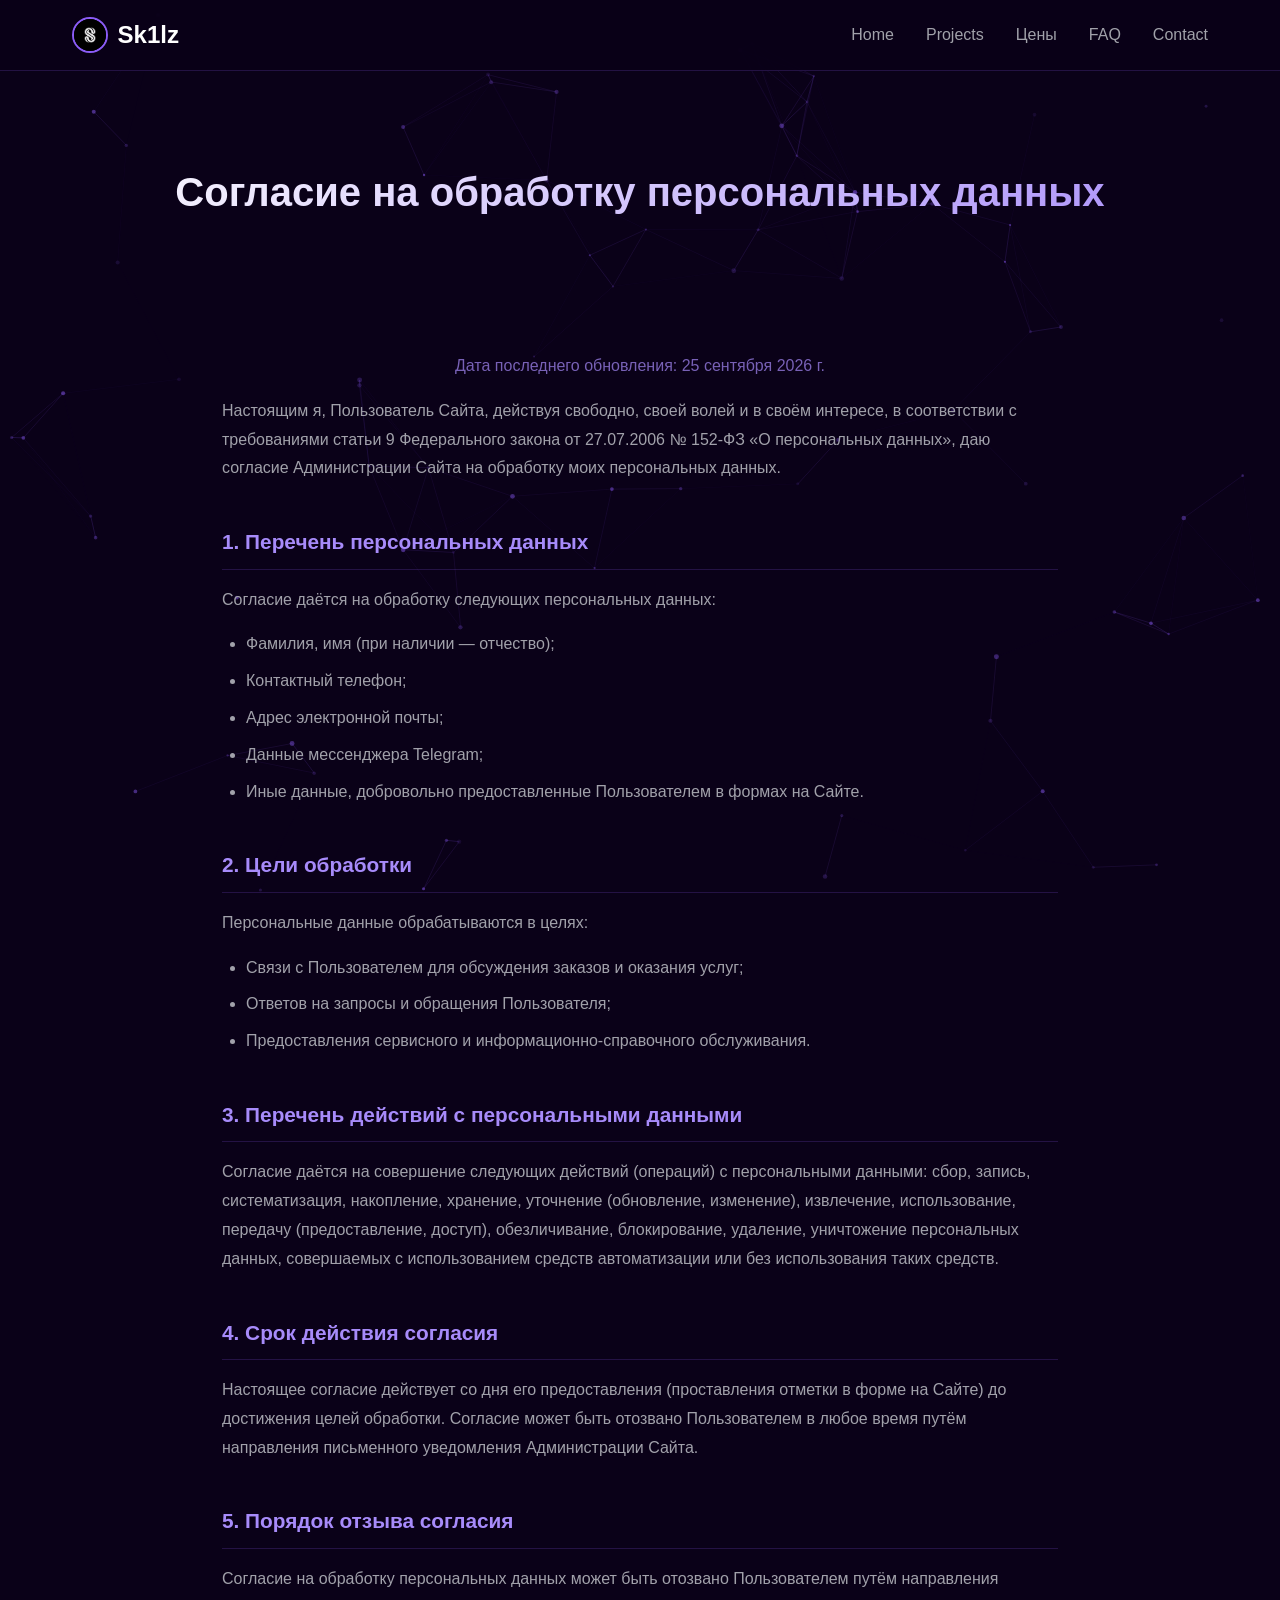
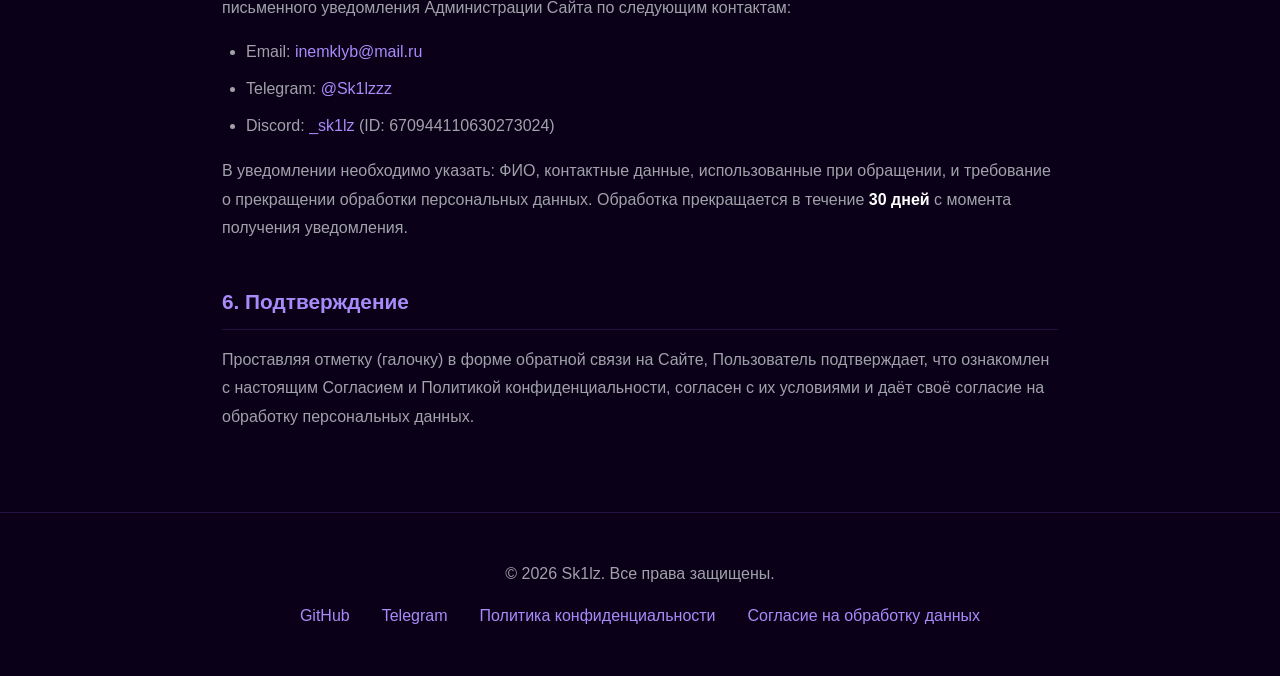
<file: terms.html>
<!DOCTYPE html>
<html lang="ru">
<head>
    <meta charset="UTF-8">
    <meta name="viewport" content="width=device-width, initial-scale=1.0">
    <title>Согласие на обработку персональных данных — Sk1lz</title>
    <link rel="icon" type="image/png" href="images/favicon.jpg">
    <link rel="stylesheet" href="style.css">
</head>
<body>
    <canvas id="bg-canvas"></canvas>
    <nav class="navbar">
        <div class="nav-container">
            <a href="index.html" class="logo">
                <img src="images/favicon.jpg" alt="Sk1lz" class="logo-img">
                <span class="logo-text">Sk1lz</span>
            </a>
            <ul class="nav-links">
                <li><a href="index.html">Home</a></li>
                <li><a href="projects.html">Projects</a></li>
                <li><a href="prices.html">Цены</a></li>
                <li><a href="faq.html">FAQ</a></li>
                <li><a href="contact.html">Contact</a></li>
            </ul>
        </div>
    </nav>

    <section class="page-header">
        <h1 class="section-title">Согласие на обработку персональных данных</h1>
    </section>

    <section class="legal-content">
        <p class="legal-date">Дата последнего обновления: 25 сентября 2026 г.</p>

        <p>
            Настоящим я, Пользователь Сайта, действуя свободно, своей волей и в своём интересе,
            в соответствии с требованиями статьи 9 Федерального закона от 27.07.2006 № 152-ФЗ
            «О персональных данных», даю согласие Администрации Сайта на обработку моих
            персональных данных.
        </p>

        <h2>1. Перечень персональных данных</h2>
        <p>Согласие даётся на обработку следующих персональных данных:</p>
        <ul>
            <li>Фамилия, имя (при наличии — отчество);</li>
            <li>Контактный телефон;</li>
            <li>Адрес электронной почты;</li>
            <li>Данные мессенджера Telegram;</li>
            <li>Иные данные, добровольно предоставленные Пользователем в формах на Сайте.</li>
        </ul>

        <h2>2. Цели обработки</h2>
        <p>Персональные данные обрабатываются в целях:</p>
        <ul>
            <li>Связи с Пользователем для обсуждения заказов и оказания услуг;</li>
            <li>Ответов на запросы и обращения Пользователя;</li>
            <li>Предоставления сервисного и информационно-справочного обслуживания.</li>
        </ul>

        <h2>3. Перечень действий с персональными данными</h2>
        <p>
            Согласие даётся на совершение следующих действий (операций) с персональными данными:
            сбор, запись, систематизация, накопление, хранение, уточнение (обновление, изменение),
            извлечение, использование, передачу (предоставление, доступ), обезличивание, блокирование,
            удаление, уничтожение персональных данных, совершаемых с использованием средств
            автоматизации или без использования таких средств.
        </p>

        <h2>4. Срок действия согласия</h2>
        <p>
            Настоящее согласие действует со дня его предоставления (проставления отметки в форме на
            Сайте) до достижения целей обработки. Согласие может быть отозвано Пользователем в любое
            время путём направления письменного уведомления Администрации Сайта.
        </p>

        <h2>5. Порядок отзыва согласия</h2>
        <p>
            Согласие на обработку персональных данных может быть отозвано Пользователем путём
            направления письменного уведомления Администрации Сайта по следующим контактам:
        </p>
        <ul>
            <li>Email: <a href="mailto:inemklyb@mail.ru">inemklyb@mail.ru</a></li>
            <li>Telegram: <a href="https://t.me/Sk1lzzz" target="_blank">@Sk1lzzz</a></li>
            <li>Discord: <a href="https://discord.com/users/670944110630273024" target="_blank">_sk1lz</a> (ID: 670944110630273024)</li>
        </ul>
        <p>
            В уведомлении необходимо указать: ФИО, контактные данные, использованные при обращении,
            и требование о прекращении обработки персональных данных. Обработка прекращается
            в течение <strong>30 дней</strong> с момента получения уведомления.
        </p>

        <h2>6. Подтверждение</h2>
        <p>
            Проставляя отметку (галочку) в форме обратной связи на Сайте, Пользователь подтверждает,
            что ознакомлен с настоящим Согласием и Политикой конфиденциальности, согласен с их
            условиями и даёт своё согласие на обработку персональных данных.
        </p>
    </section>

    <footer class="footer">
        <p>© 2026 Sk1lz. Все права защищены.</p>
        <div class="footer-links">
            <a href="https://github.com/Sk1lzit" target="_blank">GitHub</a>
            <a href="https://t.me/Sk1lzzz" target="_blank">Telegram</a>
            <a href="privacy.html">Политика конфиденциальности</a>
            <a href="terms.html">Согласие на обработку данных</a>
        </div>
    </footer>

    <script src="script.js"></script>
</body>
</html>
</file>
<file: style.css>
/* ===== БАЗОВЫЕ ===== */
* {
    margin: 0;
    padding: 0;
    box-sizing: border-box;
}

:root {
    --bg-dark: #0a0118;
    --bg-card: #150828;
    --purple: #8b5cf6;
    --purple-light: #a78bfa;
    --purple-dark: #6d28d9;
    --text: #ffffff;
    --text-muted: #a1a1aa;
    --border: rgba(139, 92, 246, 0.2);
}

html { scroll-behavior: smooth; }

body {
    font-family: 'Segoe UI', Tahoma, sans-serif;
    background: var(--bg-dark);
    color: var(--text);
    line-height: 1.6;
    min-height: 100vh;
    background-image:
        radial-gradient(circle at 20% 30%, rgba(139, 92, 246, 0.15) 0%, transparent 50%),
        radial-gradient(circle at 80% 70%, rgba(139, 92, 246, 0.1) 0%, transparent 50%);
    background-attachment: fixed;
}

/* ===== НАВИГАЦИЯ ===== */
.navbar {
    position: fixed;
    top: 0;
    left: 0;
    right: 0;
    background: rgba(10, 1, 24, 0.85);
    backdrop-filter: blur(20px);
    border-bottom: 1px solid var(--border);
    z-index: 1000;
    padding: 1rem 0;
}

.nav-container {
    max-width: 1200px;
    margin: 0 auto;
    padding: 0 2rem;
    display: flex;
    justify-content: space-between;
    align-items: center;
}

.logo {
    font-size: 1.5rem;
    font-weight: 700;
    text-decoration: none;
    display: flex;
    align-items: center;
    gap: 0.6rem;
    color: var(--text);
}

.logo-img {
    width: 36px;
    height: 36px;
    border-radius: 50%;
    object-fit: cover;
    border: 2px solid var(--purple);
    flex-shrink: 0;
}



.nav-links {
    display: flex;
    list-style: none;
    gap: 2rem;
}

.nav-links a {
    color: var(--text-muted);
    text-decoration: none;
    font-weight: 500;
    transition: color 0.3s;
    position: relative;
}

.nav-links a:hover,
.nav-links a.active {
    color: var(--purple-light);
}

.nav-links a.active::after {
    content: '';
    position: absolute;
    bottom: -8px;
    left: 0;
    right: 0;
    height: 2px;
    background: var(--purple);
    border-radius: 2px;
}

/* ===== HERO ===== */
.hero {
    min-height: 100vh;
    display: flex;
    align-items: center;
    justify-content: center;
    padding: 8rem 2rem 4rem;
    text-align: center;
}

.hero-content { max-width: 800px; }

.hero-avatar { margin-bottom: 1.5rem; }

.hero-avatar img {
    width: 150px;
    height: 150px;
    border-radius: 50%;
    border: 3px solid var(--purple);
    box-shadow: 0 0 40px rgba(139, 92, 246, 0.5);
    object-fit: cover;
}

.hero-greeting {
    color: var(--text-muted);
    font-size: 1.1rem;
    margin-bottom: 1rem;
}

.highlight {
    color: var(--purple-light);
    font-weight: 600;
}

.hero-title {
    font-size: 4rem;
    font-weight: 800;
    margin-bottom: 1.5rem;
    line-height: 1.2;
}

.typewriter {
    background: linear-gradient(135deg, var(--purple), var(--purple-light));
    -webkit-background-clip: text;
    -webkit-text-fill-color: transparent;
    background-clip: text;
}

.cursor {
    color: var(--purple);
    animation: blink 1s infinite;
}

@keyframes blink {
    0%, 50% { opacity: 1; }
    51%, 100% { opacity: 0; }
}

.hero-subtitle {
    font-size: 1.2rem;
    color: var(--text-muted);
    margin-bottom: 2.5rem;
}

.hero-buttons {
    display: flex;
    gap: 1rem;
    justify-content: center;
    flex-wrap: wrap;
}

.btn {
    padding: 0.9rem 2rem;
    border-radius: 12px;
    text-decoration: none;
    font-weight: 600;
    transition: all 0.3s;
    display: inline-block;
    border: 2px solid transparent;
    cursor: pointer;
    font-size: 1rem;
    font-family: inherit;
}

.btn-primary {
    background: linear-gradient(135deg, var(--purple), var(--purple-dark));
    color: white;
    box-shadow: 0 0 30px rgba(139, 92, 246, 0.4);
}

.btn-primary:hover {
    transform: translateY(-3px);
    box-shadow: 0 0 50px rgba(139, 92, 246, 0.6);
}

.btn-secondary {
    background: transparent;
    color: var(--purple-light);
    border-color: var(--purple);
}

.btn-secondary:hover {
    background: rgba(139, 92, 246, 0.1);
    transform: translateY(-3px);
}

/* ===== СЕКЦИИ ===== */
section {
    padding: 6rem 2rem;
}

.about, .services, .process {
    max-width: 1200px;
    margin: 0 auto;
}

.section-title {
    font-size: 2.5rem;
    margin-bottom: 3rem;
    text-align: center;
    background: linear-gradient(135deg, var(--text), var(--purple-light));
    -webkit-background-clip: text;
    -webkit-text-fill-color: transparent;
    background-clip: text;
}

.about-content {
    font-size: 1.1rem;
    color: var(--text-muted);
    max-width: 800px;
    margin: 0 auto;
}

.about-content p {
    margin-bottom: 1.5rem;
}

.about-content strong {
    color: var(--purple-light);
}

/* ===== ПРОГРЕСС-БАРЫ ===== */
.skills-bars {
    max-width: 600px;
    margin: 0 auto;
}

.skill-bar { margin-bottom: 1.2rem; }

.skill-header {
    display: flex;
    justify-content: space-between;
    margin-bottom: 0.5rem;
    font-size: 0.95rem;
    color: var(--text-muted);
}

.skill-progress {
    height: 10px;
    background: rgba(139, 92, 246, 0.1);
    border-radius: 10px;
    overflow: hidden;
}

.skill-fill {
    height: 100%;
    background: linear-gradient(90deg, var(--purple), var(--purple-light));
    border-radius: 10px;
    transition: width 1.5s ease;
    box-shadow: 0 0 20px rgba(139, 92, 246, 0.5);
}

/* ===== ПРОЦЕСС РАБОТЫ ===== */
.process-grid {
    display: grid;
    grid-template-columns: repeat(auto-fit, minmax(200px, 1fr));
    gap: 1.5rem;
}

.process-card {
    background: var(--bg-card);
    border: 1px solid var(--border);
    border-radius: 16px;
    padding: 2rem 1.5rem;
    text-align: center;
    transition: all 0.3s;
}

.process-card:hover {
    transform: translateY(-5px);
    border-color: var(--purple);
    box-shadow: 0 10px 40px rgba(139, 92, 246, 0.2);
}

.process-num {
    font-size: 2.5rem;
    font-weight: 800;
    color: var(--purple);
    opacity: 0.3;
    margin-bottom: 0.5rem;
}

.process-card h3 {
    color: var(--purple-light);
    margin-bottom: 0.8rem;
    font-size: 1.1rem;
}

.process-card p {
    color: var(--text-muted);
    font-size: 0.9rem;
}

/* ===== CTA ===== */
.cta {
    max-width: 800px;
    margin: 4rem auto;
    padding: 4rem 2rem;
    text-align: center;
    background: linear-gradient(135deg, rgba(139, 92, 246, 0.1), rgba(109, 40, 217, 0.1));
    border: 1px solid var(--border);
    border-radius: 24px;
}

.cta h2 {
    font-size: 2rem;
    color: var(--purple-light);
    margin-bottom: 1rem;
}

.cta p {
    color: var(--text-muted);
    margin-bottom: 2rem;
    font-size: 1.1rem;
}

/* ===== PAGE HEADER ===== */
.page-header {
    text-align: center;
    padding: 10rem 2rem 3rem;
}

.page-header p {
    color: var(--text-muted);
    font-size: 1.1rem;
    margin-top: 1rem;
}

/* ===== PROJECTS ===== */
.projects {
    max-width: 1100px;
    margin: 0 auto;
    padding: 2rem 2rem 4rem;
    display: flex;
    flex-direction: column;
    gap: 3rem;
}

.project-card {
    background: var(--bg-card);
    border: 1px solid var(--border);
    border-radius: 20px;
    overflow: hidden;
    display: grid;
    grid-template-columns: 1fr 1fr;
    gap: 2rem;
    padding: 2rem;
    transition: all 0.3s;
}

.project-card:hover {
    border-color: var(--purple);
    box-shadow: 0 10px 50px rgba(139, 92, 246, 0.2);
}

.project-images {
    display: flex;
    flex-direction: column;
    gap: 0.8rem;
}

.project-img {
    width: 100%;
    border-radius: 12px;
    border: 1px solid var(--border);
    transition: transform 0.3s;
}

.project-img:hover {
    transform: scale(1.02);
}

.project-info h2 {
    color: var(--purple-light);
    margin-bottom: 1rem;
    font-size: 1.5rem;
}

.project-info p {
    color: var(--text-muted);
    margin-bottom: 1.5rem;
    line-height: 1.7;
}

.project-tags {
    display: flex;
    flex-wrap: wrap;
    gap: 0.5rem;
    margin-top: 1rem;
}

.tag {
    padding: 0.4rem 0.9rem;
    background: rgba(139, 92, 246, 0.15);
    border: 1px solid var(--border);
    border-radius: 20px;
    font-size: 0.85rem;
    color: var(--purple-light);
}

.project-card.coming-soon {
    grid-template-columns: 1fr;
    text-align: center;
    opacity: 0.6;
}

/* ===== PRICES ===== */
.prices {
    max-width: 1100px;
    margin: 0 auto;
    padding: 2rem 2rem 4rem;
    display: flex;
    flex-direction: column;
    gap: 2rem;
}

.price-card {
    background: var(--bg-card);
    border: 1px solid var(--border);
    border-radius: 20px;
    padding: 2rem;
    transition: all 0.3s;
}

.price-card:hover {
    border-color: var(--purple);
    box-shadow: 0 10px 50px rgba(139, 92, 246, 0.2);
}

.price-card h2 {
    color: var(--purple-light);
    font-size: 1.5rem;
    margin-bottom: 1.5rem;
    padding-bottom: 1rem;
    border-bottom: 1px solid var(--border);
}

.price-list {
    list-style: none;
}

.price-list li {
    display: flex;
    justify-content: space-between;
    align-items: center;
    padding: 1rem 0;
    border-bottom: 1px solid rgba(139, 92, 246, 0.1);
    color: var(--text-muted);
    gap: 1rem;
    flex-wrap: wrap;
}

.price-list li:last-child { border-bottom: none; }

.price-list .price {
    color: var(--purple-light);
    font-weight: 700;
    font-size: 1.05rem;
    white-space: nowrap;
}

/* ===== FAQ ===== */
.faq {
    max-width: 900px;
    margin: 0 auto;
    padding: 2rem 2rem 4rem;
    display: flex;
    flex-direction: column;
    gap: 1rem;
}

.faq-item {
    background: var(--bg-card);
    border: 1px solid var(--border);
    border-radius: 16px;
    padding: 1.5rem;
    transition: all 0.3s;
    cursor: pointer;
}

.faq-item:hover { border-color: var(--purple); }

.faq-item[open] {
    border-color: var(--purple);
    box-shadow: 0 10px 40px rgba(139, 92, 246, 0.15);
}

.faq-item summary {
    color: var(--purple-light);
    font-weight: 600;
    font-size: 1.05rem;
    list-style: none;
    position: relative;
    padding-right: 2rem;
    cursor: pointer;
}

.faq-item summary::-webkit-details-marker { display: none; }

.faq-item summary::after {
    content: '+';
    position: absolute;
    right: 0;
    top: 50%;
    transform: translateY(-50%);
    font-size: 1.5rem;
    color: var(--purple);
    transition: transform 0.3s;
}

.faq-item[open] summary::after {
    transform: translateY(-50%) rotate(45deg);
}

.faq-item p {
    color: var(--text-muted);
    margin-top: 1rem;
    padding-top: 1rem;
    border-top: 1px solid var(--border);
    line-height: 1.7;
}

.faq-item p a {
    color: var(--purple-light);
    text-decoration: none;
}

.faq-item p a:hover { text-decoration: underline; }

/* ===== CONTACTS ===== */
.contacts {
    max-width: 1000px;
    margin: 0 auto;
    padding: 2rem 2rem 4rem;
    display: grid;
    grid-template-columns: repeat(auto-fit, minmax(250px, 1fr));
    gap: 2rem;
}

.contact-card {
    background: var(--bg-card);
    border: 1px solid var(--border);
    border-radius: 20px;
    padding: 2.5rem 2rem;
    text-align: center;
    transition: all 0.3s;
    text-decoration: none;
    color: inherit;
    display: block;
}

.contact-card:hover {
    transform: translateY(-6px);
    border-color: var(--purple);
    box-shadow: 0 15px 50px rgba(139, 92, 246, 0.3);
}

.contact-icon {
    font-size: 3rem;
    margin-bottom: 1rem;
}

.contact-card h3 {
    color: var(--purple-light);
    font-size: 1.3rem;
    margin-bottom: 0.5rem;
}

.contact-value {
    color: var(--text-muted);
    font-size: 1rem;
}

/* ===== ФОРМА ===== */
.form-section {
    max-width: 700px;
    margin: 0 auto;
    padding: 4rem 2rem;
}

.contact-form {
    display: flex;
    flex-direction: column;
    gap: 1.2rem;
}

.contact-form input,
.contact-form textarea {
    background: var(--bg-card);
    border: 1px solid var(--border);
    border-radius: 12px;
    padding: 1rem 1.2rem;
    color: var(--text);
    font-size: 1rem;
    font-family: inherit;
    transition: all 0.3s;
    resize: vertical;
}

.contact-form input:focus,
.contact-form textarea:focus {
    outline: none;
    border-color: var(--purple);
    box-shadow: 0 0 20px rgba(139, 92, 246, 0.2);
}

.contact-form input::placeholder,
.contact-form textarea::placeholder {
    color: var(--text-muted);
}

.contact-form button {
    cursor: pointer;
    border: none;
    font-size: 1rem;
}

/* ===== FOOTER ===== */
.footer {
    text-align: center;
    padding: 3rem 2rem;
    border-top: 1px solid var(--border);
    color: var(--text-muted);
}

.footer-links {
    margin-top: 1rem;
    display: flex;
    gap: 2rem;
    justify-content: center;
    flex-wrap: wrap;
}

.footer-links a {
    color: var(--purple-light);
    text-decoration: none;
    transition: color 0.3s;
}

.footer-links a:hover { color: var(--text); }

/* ===== АДАПТИВ ===== */
@media (max-width: 768px) {
    .hero-title { font-size: 2.5rem; }
    .hero-avatar img { width: 120px; height: 120px; }
    .nav-links { gap: 1rem; }
    .nav-links a { font-size: 0.85rem; }
    section { padding: 4rem 1rem; }
    .section-title { font-size: 1.8rem; }
    .page-header { padding: 8rem 1rem 2rem; }
    
    .project-card {
        grid-template-columns: 1fr;
        padding: 1.5rem;
    }
    
    .contacts {
        grid-template-columns: 1fr;
        padding: 2rem 1rem;
    }
    
    .price-list li {
        flex-direction: column;
        align-items: flex-start;
    }
    
    .faq { padding: 2rem 1rem; }
    .prices { padding: 2rem 1rem; }
    .process-grid { grid-template-columns: 1fr; }
    
    .cta {
        padding: 3rem 1.5rem;
        margin: 3rem 1rem;
    }
    
    .cta h2 { font-size: 1.5rem; }
    
    .skills-bars { padding: 0 1rem; }
}

/* ===== Анимированный фон ===== */
#bg-canvas {
    position: fixed;
    top: 0;
    left: 0;
    width: 100%;
    height: 100%;
    z-index: -1;
    pointer-events: none;
    background: #0a0118;
}

/* ===== ГАЛОЧКА СОГЛАСИЯ ===== */
.checkbox-label {
    display: flex;
    align-items: flex-start;
    gap: 0.8rem;
    font-size: 0.9rem;
    color: var(--text-muted);
    cursor: pointer;
    line-height: 1.5;
}

.checkbox-label input[type="checkbox"] {
    width: 18px;
    height: 18px;
    accent-color: var(--purple);
    cursor: pointer;
    margin-top: 2px;
    flex-shrink: 0;
}

.checkbox-label a {
    color: var(--purple-light);
    text-decoration: none;
}

.checkbox-label a:hover {
    text-decoration: underline;
}

/* ===== ЮРИДИЧЕСКИЕ СТРАНИЦЫ ===== */
.legal-content {
    max-width: 900px;
    margin: 0 auto;
    padding: 2rem 2rem 4rem;
    color: var(--text-muted);
    line-height: 1.8;
}

.legal-date {
    text-align: center;
    color: var(--purple-light);
    font-size: 0.9rem;
    margin-bottom: 2rem;
    opacity: 0.7;
}

.legal-content h2 {
    color: var(--purple-light);
    font-size: 1.3rem;
    margin-top: 2.5rem;
    margin-bottom: 1rem;
    padding-bottom: 0.5rem;
    border-bottom: 1px solid var(--border);
}

.legal-content p {
    margin-bottom: 1rem;
    font-size: 1rem;
}

.legal-content ul {
    margin: 1rem 0 1rem 1.5rem;
}

.legal-content ul li {
    margin-bottom: 0.5rem;
    font-size: 1rem;
}

.legal-content a {
    color: var(--purple-light);
    text-decoration: none;
}

.legal-content a:hover {
    text-decoration: underline;
}

.legal-content strong {
    color: var(--text);
}

/* ===== АДАПТИВ ===== */
@media (max-width: 768px) {
    .legal-content {
        padding: 2rem 1rem;
    }
    
    .legal-content h2 {
        font-size: 1.1rem;
    }
}
</file>
